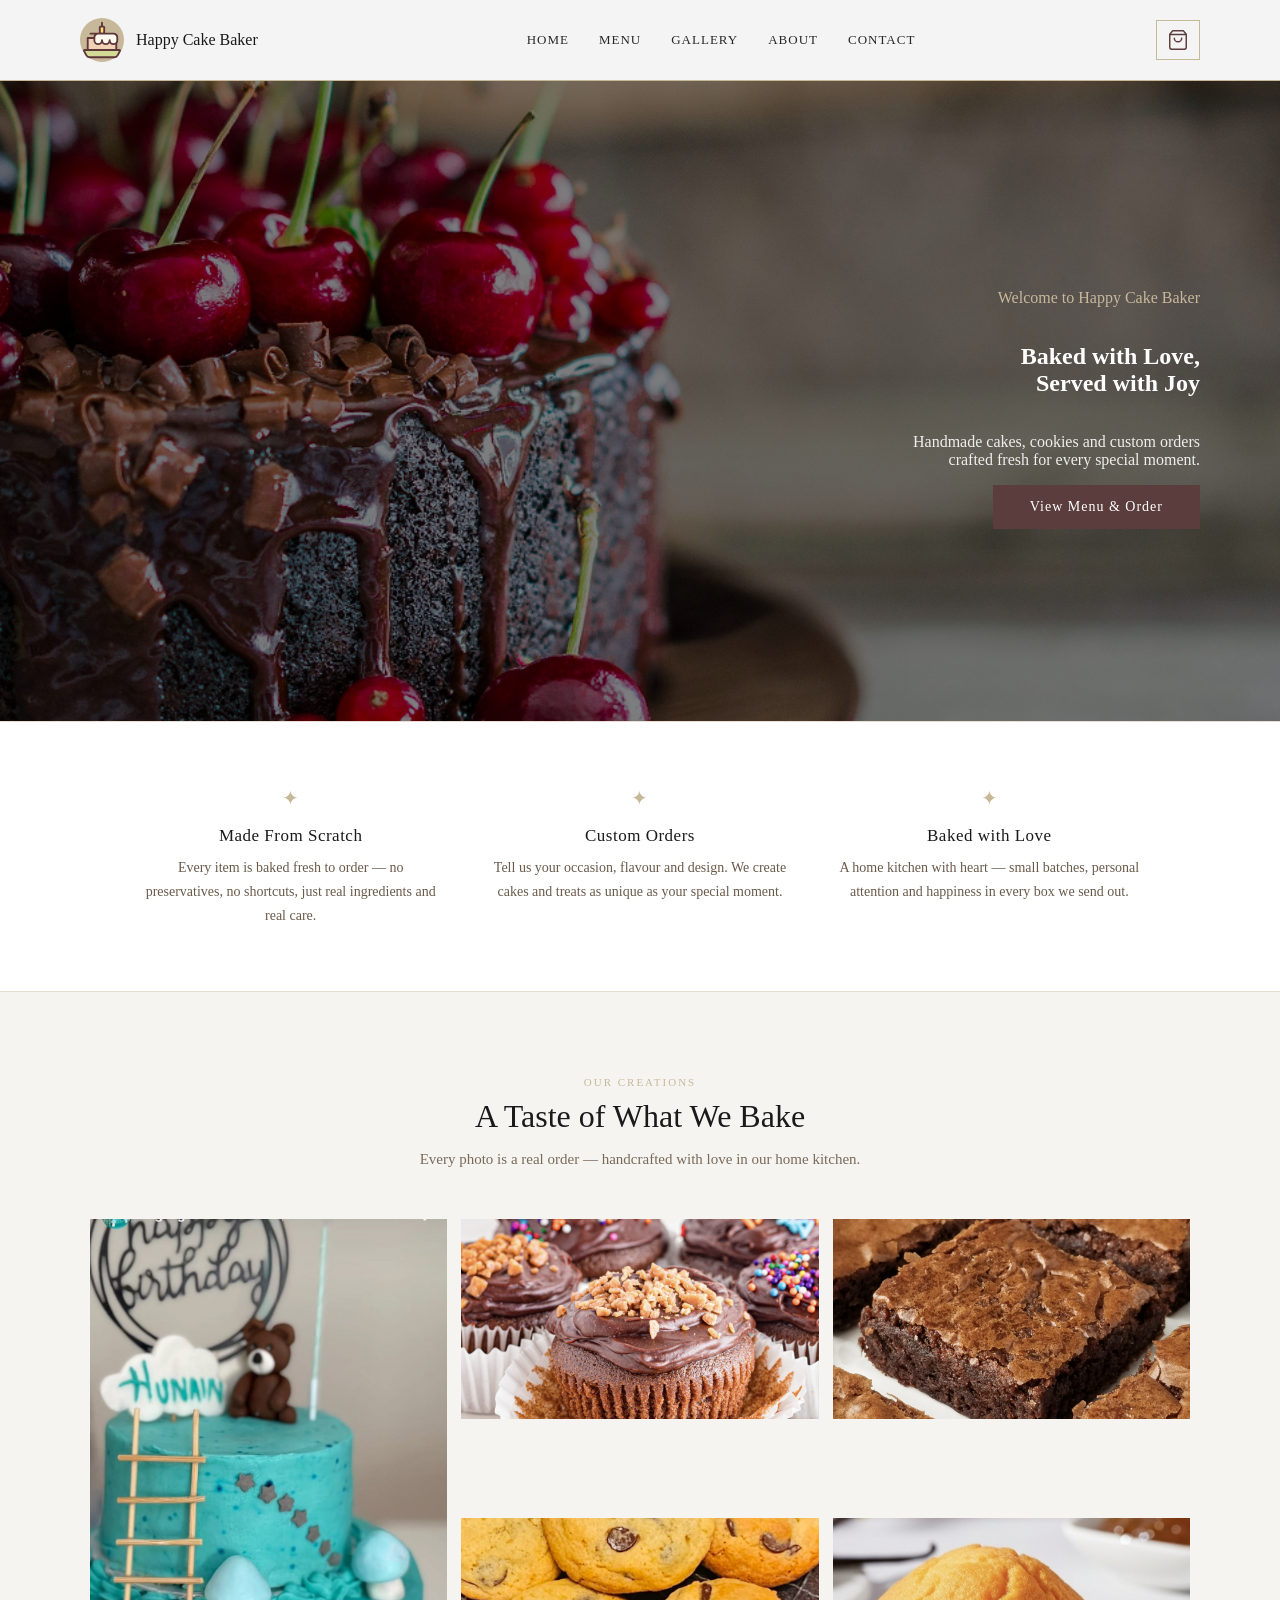
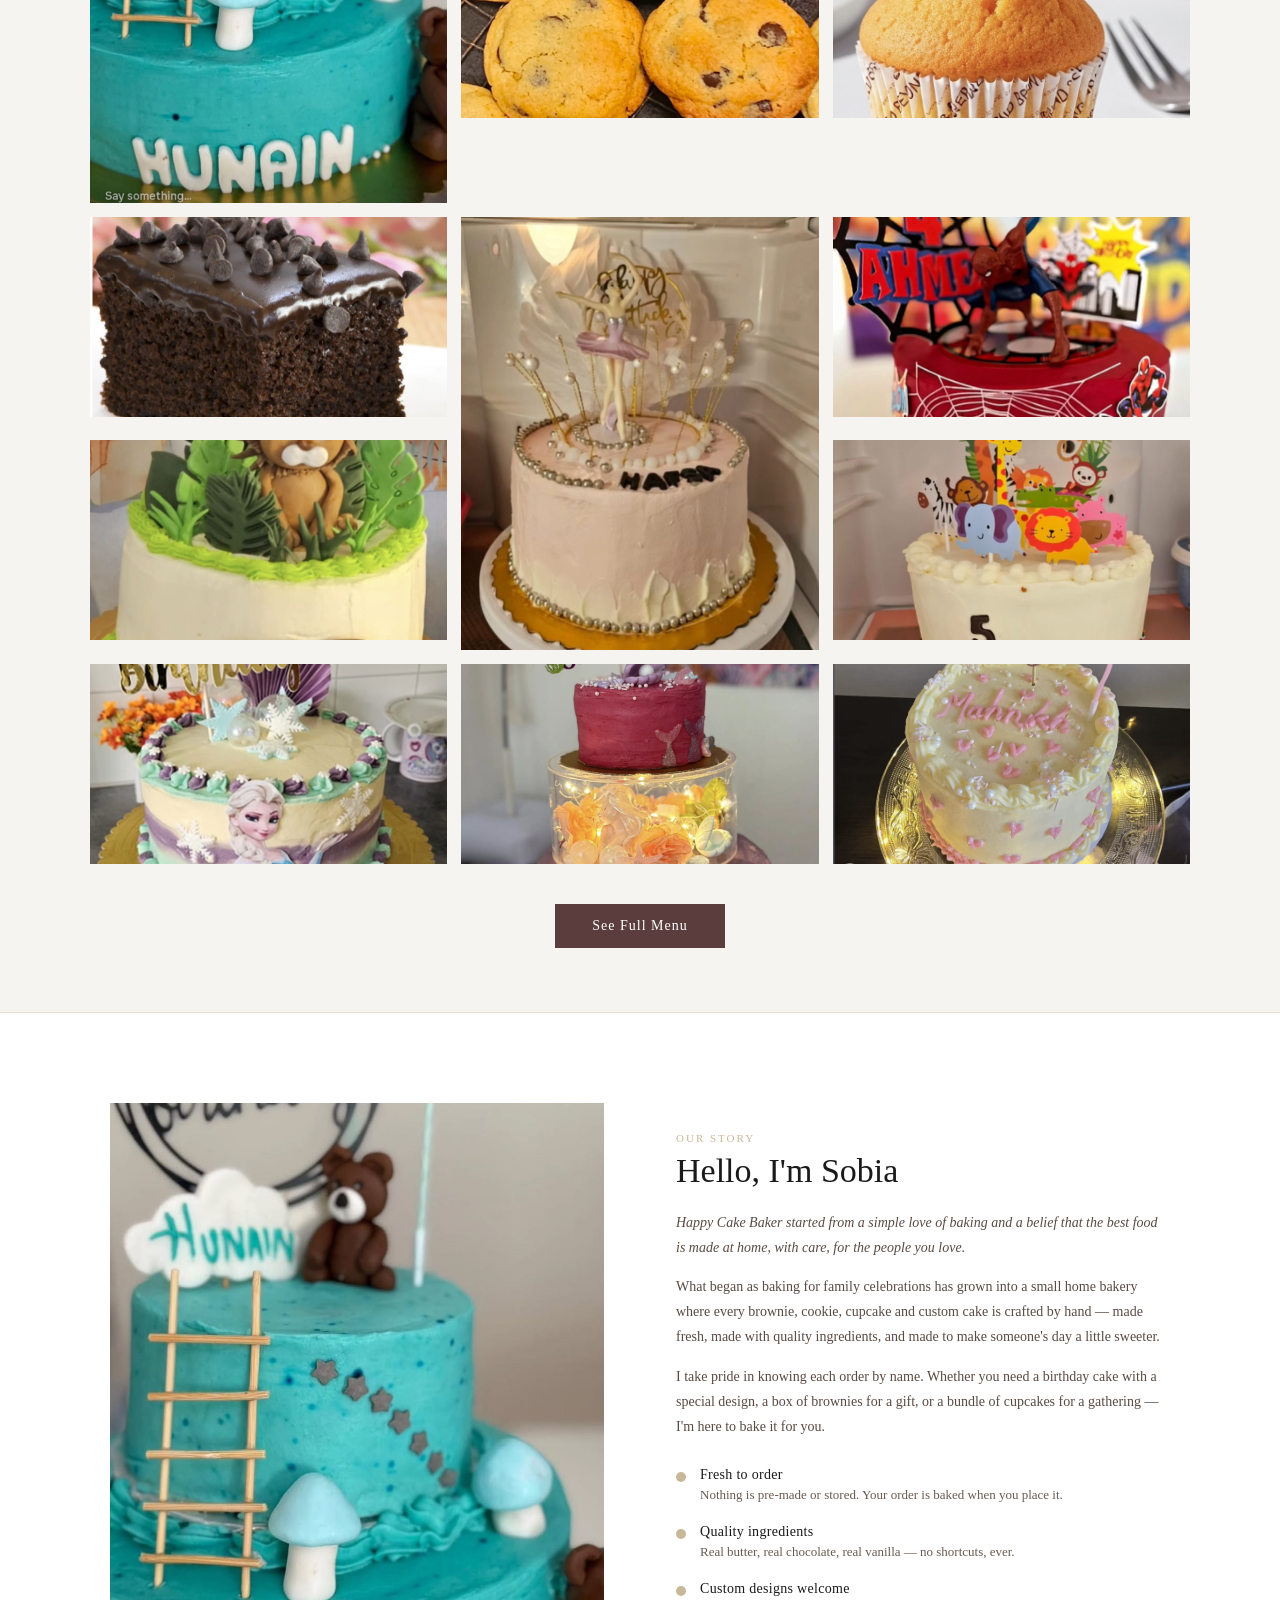
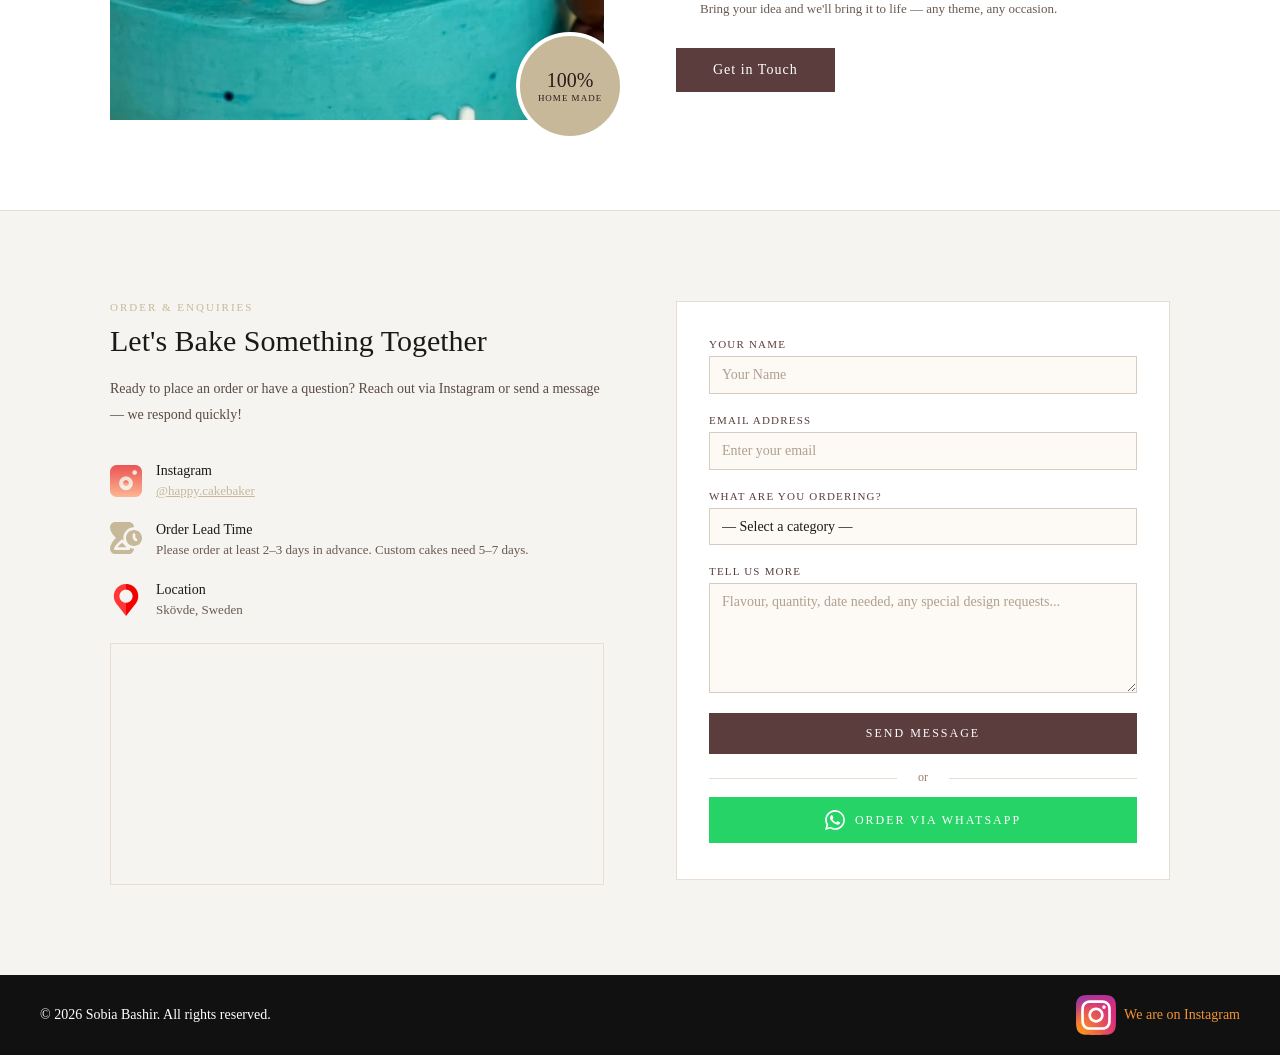
<file: index.html>
<!DOCTYPE html>
<html lang="en">
<head>
  <meta charset="UTF-8" />
  <meta name="viewport" content="width=device-width, initial-scale=1.0" />
  <title>Happy Cake Baker</title>
  <link rel="stylesheet" href="stylesheetBake.css" />
  </head>
<body>

<!--------------- HEADER -------------------->
<header class="site-header">
  <div class="nav-container">
    <div class="logo">
      <div class="logo-icon">
        <svg class="cake-icon" xmlns="http://www.w3.org/2000/svg" viewBox="0 0 64 64">
          <line x1="32" x2="32" y1="10.62" y2="4.42" fill="none" stroke="#5f363a" stroke-linecap="round" stroke-linejoin="round" stroke-width="3"></line>
          <path fill="#ffdd7d" stroke="#5f363a" stroke-linecap="round" stroke-linejoin="round" stroke-width="3" d="M29.5,10.62h5a1,1,0,0,1,1,1V21.79h-7V11.62A1,1,0,0,1,29.5,10.62Z"></path>
          <path fill="#efd3b4" stroke="#5f363a" stroke-linecap="round" stroke-linejoin="round" stroke-width="3" d="M9.16,28.74H54.84V49.8a4,4,0,0,1-4,4H13.16a4,4,0,0,1-4-4V28.74Z"></path>
          <path fill="#fffaf0" stroke="#5f363a" stroke-linecap="round" stroke-linejoin="round" stroke-width="3" d="M13.63,21.79H50.38a6.12,6.12,0,0,1,6.12,6.12v4.55a6.13,6.13,0,0,1-6.12,6.13 6.13,6.13,0,0,1-6.13-6.13 6.13,6.13,0,0,1-6.12,6.13 6.13,6.13,0,0,1-6.13-6.13 6.13,6.13,0,0,1-6.12,6.13 6.13,6.13,0,0,1-6.13-6.13V27.91a6.12,6.12,0,0,1,6.13-6.12Z"></path>
          <path fill="#d2da95" stroke="#5f363a" stroke-linecap="round" stroke-linejoin="round" stroke-width="3" d="M51.91,59.58H12.09a6,6,0,0,1-5.34-3.27L3.24,49.46A1,1,0,0,1,4.13,48H59.87a1,1,0,0,1,.89,1.45l-3.5,6.85A6,6,0,0,1,51.91,59.58Z"></path>
        </svg>
      </div>
      <div class="logo-text-wrapper">
        <span class="logo-text">Happy Cake Baker</span>
      </div>
    </div>
    <nav class="main-nav">
      <a href="#home">Home</a>
      <a href="menu.html">Menu</a>
      <a href="#gallery">Gallery</a>
      <a href="#about">About</a>
      <a href="#contact">Contact</a>
    </nav>
    <!-- Cart Toggle Button -->
    <button class="cart-toggle-btn" id="cartToggleBtn" aria-label="Open cart">
      <svg xmlns="http://www.w3.org/2000/svg" width="22" height="22" viewBox="0 0 24 24" fill="none" stroke="currentColor" stroke-width="1.6" stroke-linecap="round" stroke-linejoin="round">
        <path d="M6 2L3 6v14a2 2 0 002 2h14a2 2 0 002-2V6l-3-4z"/>
        <line x1="3" y1="6" x2="21" y2="6"/>
        <path d="M16 10a4 4 0 01-8 0"/>
      </svg>
      <span class="cart-count" id="cartCount" style="display:none;">0</span>
    </button>
  </div>
</header>
<!-- added drawer here to access card via main page -->
 <div class="cart-overlay" id="cartOverlay"></div>
<aside class="cart-drawer" id="cartDrawer">
  <div class="cart-drawer-header">
    <h2>Your Basket</h2>
    <button class="cart-close-btn" id="cartCloseBtn">✕</button>
  </div>
  <div class="cart-items" id="cartItems">
    <div class="cart-empty" id="cartEmpty">
      <svg xmlns="http://www.w3.org/2000/svg" width="48" height="48" viewBox="0 0 24 24" fill="none" stroke="#c8b89a" stroke-width="1.2" stroke-linecap="round" stroke-linejoin="round">
        <path d="M6 2L3 6v14a2 2 0 002 2h14a2 2 0 002-2V6l-3-4z"/>
        <line x1="3" y1="6" x2="21" y2="6"/>
        <path d="M16 10a4 4 0 01-8 0"/>
      </svg>
      <p>Your basket is empty</p>
      <span>Add items from the menu below</span>
      <a href="menu.html" class="cart-checkout-btn" style="margin-top:16px;">Browse Menu</a>
    </div>
  </div>
  <div class="cart-footer" id="cartFooter" style="display:none;">
    <div class="cart-total-row">
      <span>Total</span>
      <span class="cart-total-amount" id="cartTotalAmount">0 kr</span>
    </div>
    <p class="cart-note">This is an estimate. Final price confirmed on order.</p>
    <button class="cart-checkout-btn" id="whatsappOrderBtn">Send Order via WhatsApp</button>
    <a href="menu.html" class="cart-clear-btn" style="text-align:center; display:block; margin-top:8px;">Add more items</a>
  </div>
</aside>


<!--------------- HERO ------------------>
<section class="hero" id="home">
  <div class="hero-content">
    <p class="hero-welcome">Welcome to Happy Cake Baker</p>
    <h1>Baked with Love,<br />Served with Joy</h1>
    <p class="hero-tagline">
      Handmade cakes, cookies and custom orders<br>
      crafted fresh for every special moment.
    </p>
    <div class="hero-buttons">
      <a href="menu.html" class="btn-primary">View Menu &amp; Order</a>
    </div>
  </div>
</section>

<!------ WHY US — I use three pillars gor about ------>
<section class="pillars-section">
  <div class="pillars-inner">
    <div class="pillar">
      <div class="pillar-icon">✦</div>
      <h3>Made From Scratch</h3>
      <p>Every item is baked fresh to order — no preservatives, no shortcuts, just real ingredients and real care.</p>
    </div>
    <div class="pillar">
      <div class="pillar-icon">✦</div>
      <h3>Custom Orders</h3>
      <p>Tell us your occasion, flavour and design. We create cakes and treats as unique as your special moment.</p>
    </div>
    <div class="pillar">
      <div class="pillar-icon">✦</div>
      <h3>Baked with Love</h3>
      <p>A home kitchen with heart — small batches, personal attention and happiness in every box we send out.</p>
    </div>
  </div>
</section>

<!------------------------ GALLERY ------------------------>
<section class="gallery-section" id="gallery">
  <div class="section-header">
    <span class="section-tag">Our Creations</span>
    <h2>A Taste of What We Bake</h2>
    <p class="section-sub">Every photo is a real order — handcrafted with love in our home kitchen.</p>
  </div>

  <div class="gallery-grid">

    <!-- 1 -->
    <div class="gallery-item gallery-item--tall">
      <a href="#lb-customcake">
        <img src="images/customcake.webp" alt="Custom birthday cake" class="gallery-img">
        <div class="gallery-overlay"><span>Custom Celebration Cake</span></div>
      </a>
    </div>
    <!-- 2 -->
    <div class="gallery-item">
      <a href="#lb-chococupcake">
        <img src="images/cupcakechocolate.webp" alt="Chocolate cupcakes" class="gallery-img">
        <div class="gallery-overlay"><span>Chocolate Cupcakes</span></div>
      </a>
    </div>
    <!-- 3 -->
    <div class="gallery-item">
      <a href="#lb-fudge">
        <img src="images/fudge.webp" alt="Fudge brownies" class="gallery-img">
        <div class="gallery-overlay"><span>Fudge Brownies</span></div>
      </a>
    </div>
    <!-- 4 -->
    <div class="gallery-item">
      <a href="#lb-cookies">
        <img src="images/chocochipcookies.webp" alt="Chocolate chip cookies" class="gallery-img">
        <div class="gallery-overlay"><span>Choc Chip Cookies</span></div>
      </a>
    </div>
    <!-- 5 -->
    <div class="gallery-item">
      <a href="#lb-vanilla">
        <img src="images/vanilacupcake.webp" alt="Vanilla cupcakes" class="gallery-img">
        <div class="gallery-overlay"><span>Vanilla Cupcakes</span></div>
      </a>
    </div>
    <!-- 6 -->
    <div class="gallery-item">
      <a href="#lb-cakey">
        <img src="images/cakybrowni.webp" alt="Cakey brownies" class="gallery-img">
        <div class="gallery-overlay"><span>Cakey Brownies</span></div>
      </a>
    </div>
    <!-- 7 -->
    <div class="gallery-item gallery-item--tall">
      <a href="#lb-mermaid">
        <img src="images/marmaid.WebP" alt="Mermaid theme cake" class="gallery-img">
        <div class="gallery-overlay"><span>Mermaid Theme Cake</span></div>
      </a>
    </div>
    <!-- 8 -->
    <div class="gallery-item">
      <a href="#lb-spiderman">
        <img src="images/spiderman.WebP" alt="Spiderman birthday cake" class="gallery-img">
        <div class="gallery-overlay"><span>Spiderman Birthday Cake</span></div>
      </a>
    </div>
    <!-- 9 -->
    <div class="gallery-item">
      <a href="#lb-shahir">
        <img src="images/shahirsCake.webP" alt="Jungle lion cake" class="gallery-img">
        <div class="gallery-overlay"><span>Jungle King Cake</span></div>
      </a>
    </div>
    <!-- 10 -->
    <div class="gallery-item">
      <a href="#lb-animal">
        <img src="images/animalTheme.webP" alt="Animal theme birthday cake" class="gallery-img">
        <div class="gallery-overlay"><span>Animal Theme Cake</span></div>
      </a>
    </div>
    <!-- 11 -->
    <div class="gallery-item">
      <a href="#lb-frozen">
        <img src="images/frozen.WebP" alt="Frozen Elsa birthday cake" class="gallery-img">
        <div class="gallery-overlay"><span>Frozen Theme Cake</span></div>
      </a>
    </div>
    <!-- 12 -->
    <div class="gallery-item">
      <a href="#lb-ballerina">
        <img src="images/fish.WebP" alt="Ballerina birthday cake" class="gallery-img">
        <div class="gallery-overlay"><span>Ballerina Cake</span></div>
      </a>
    </div>
    <!-- 13 -->
    <div class="gallery-item">
      <a href="#lb-buttercream">
        <img src="images/buttercream.WebP" alt="Buttercream birthday cake" class="gallery-img">
        <div class="gallery-overlay"><span>Buttercream Celebration Cake</span></div>
      </a>
    </div>

  </div>

  <div class="gallery-cta">
    <a href="menu.html" class="btn-primary">See Full Menu</a>
  </div>
</section>
<!-- ===================== LIGHTBOXES ===================== -->

<div class="lightbox" id="lb-customcake">
  <a href="#gallery" class="lb-close">✕</a>
  <div class="lb-card">
    <img src="images/customcake.webp" alt="Custom Celebration Cake">
    <div class="lb-info">
      <h3>Custom Celebration Cake</h3>
      <p>Handcrafted to your theme — fondant figures, personalised messages, any colour. Perfect for birthdays and every special occasion.</p>
    </div>
  </div>
</div>

<div class="lightbox" id="lb-chococupcake">
  <a href="#gallery" class="lb-close">✕</a>
  <div class="lb-card">
    <img src="images/cupcakechocolate.webp" alt="Chocolate Cupcakes">
    <div class="lb-info">
      <h3>Chocolate Cupcakes</h3>
      <p>Moist chocolate sponge with silky ganache frosting. Sold in bundles of 4 — perfect for sharing at any gathering.</p>
    </div>
  </div>
</div>

<div class="lightbox" id="lb-fudge">
  <a href="#gallery" class="lb-close">✕</a>
  <div class="lb-card">
    <img src="images/fudge.webp" alt="Fudge Brownies">
    <div class="lb-info">
      <h3>Fudge Brownies</h3>
      <p>Dense, fudgy centre with a classic crinkle top. Pure chocolate indulgence — our bestseller and a crowd favourite every time.</p>
    </div>
  </div>
</div>

<div class="lightbox" id="lb-cookies">
  <a href="#gallery" class="lb-close">✕</a>
  <div class="lb-card">
    <img src="images/chocochipcookies.webp" alt="Choc Chip Cookies">
    <div class="lb-info">
      <h3>Choc Chip Cookies</h3>
      <p>Golden, chewy cookies packed with melted chocolate chips. Freshly baked and utterly irresistible — only 5 kr each.</p>
    </div>
  </div>
</div>

<div class="lightbox" id="lb-vanilla">
  <a href="#gallery" class="lb-close">✕</a>
  <div class="lb-card">
    <img src="images/vanilacupcake.webp" alt="Vanilla Cupcakes">
    <div class="lb-info">
      <h3>Vanilla Cupcakes</h3>
      <p>Light, golden vanilla sponge with a soft domed top. Simple, buttery and perfectly sweet. Available in bundles of 4.</p>
    </div>
  </div>
</div>

<div class="lightbox" id="lb-cakey">
  <a href="#gallery" class="lb-close">✕</a>
  <div class="lb-card">
    <img src="images/cakybrowni.webp" alt="Cakey Brownies">
    <div class="lb-info">
      <h3>Cakey Brownies</h3>
      <p>Lighter and more cake-like texture, topped with rich chocolate ganache. A softer twist on the classic brownie.</p>
    </div>
  </div>
</div>

<div class="lightbox" id="lb-mermaid">
  <a href="#gallery" class="lb-close">✕</a>
  <div class="lb-card">
    <img src="images/marmaid.WebP" alt="Mermaid Theme Cake">
    <div class="lb-info">
      <h3>Mermaid Theme Cake</h3>
      <p>A magical two-tier mermaid cake with glowing fairy lights inside, purple buttercream and handcrafted sea decorations. A real showstopper!</p>
    </div>
  </div>
</div>

<div class="lightbox" id="lb-spiderman">
  <a href="#gallery" class="lb-close">✕</a>
  <div class="lb-card">
    <img src="images/spiderman.WebP" alt="Spiderman Birthday Cake">
    <div class="lb-info">
      <h3>Spiderman Birthday Cake</h3>
      <p>A bold red cake decorated with spider webs and a Spiderman figurine topper — perfect for little superheroes turning 4!</p>
    </div>
  </div>
</div>

<div class="lightbox" id="lb-shahir">
  <a href="#gallery" class="lb-close">✕</a>
  <div class="lb-card">
    <img src="images/shahirsCake.webP" alt="Jungle King Cake">
    <div class="lb-info">
      <h3>Jungle King Cake — Shahir</h3>
      <p>A jungle safari cake with a fondant lion king topper surrounded by tropical leaves. Made with love for Shahir's special day.</p>
    </div>
  </div>
</div>

<div class="lightbox" id="lb-animal">
  <a href="#gallery" class="lb-close">✕</a>
  <div class="lb-card">
    <img src="images/animalTheme.webP" alt="Animal Theme Cake">
    <div class="lb-info">
      <h3>Animal Theme Birthday Cake</h3>
      <p>A cheerful animal-themed cake with a colourful topper featuring a giraffe, elephant, lion and friends. Great for little ones turning 5!</p>
    </div>
  </div>
</div>

<div class="lightbox" id="lb-frozen">
  <a href="#gallery" class="lb-close">✕</a>
  <div class="lb-card">
    <img src="images/frozen.WebP" alt="Frozen Theme Cake">
    <div class="lb-info">
      <h3>Frozen Theme Cake — Minha</h3>
      <p>An Elsa-inspired cake with purple and mint buttercream, snowflake decorations and a golden Happy Birthday topper. Made for Minha!</p>
    </div>
  </div>
</div>

<div class="lightbox" id="lb-ballerina">
  <a href="#gallery" class="lb-close">✕</a>
  <div class="lb-card">
    <img src="images/fish.WebP" alt="Ballerina Cake">
    <div class="lb-info">
      <h3>Ballerina Cake</h3>
      <p>A delicate pink buttercream cake with a ballerina figurine, pearl beading and golden wire details. Elegant and graceful.</p>
    </div>
  </div>
</div>

<div class="lightbox" id="lb-buttercream">
  <a href="#gallery" class="lb-close">✕</a>
  <div class="lb-card">
    <img src="images/buttercream.WebP" alt="Buttercream Celebration Cake">
    <div class="lb-info">
      <h3>Buttercream Celebration Cake</h3>
      <p>A gorgeous pastel yellow buttercream cake piped with pink hearts and sprinkles, with a personalised name written in icing. So sweet!</p>
    </div>
  </div>
</div>

<!--------------------------ABOUT ------------------------------>
<section class="about-section" id="about">
  <div class="about-inner">

    <!-- Left: image -->
    <div class="about-img-wrap">
      <img src="images/customcake.webp" alt="Happy Cake Baker — our work" class="about-img">
      <div class="about-img-badge">
        <span class="badge-number">100%</span>
        <span class="badge-label">Home Made</span>
      </div>
    </div>

    <!-- About story -->
    <div class="about-text">
      <span class="section-tag">Our Story</span>
      <h2>Hello, I'm Sobia</h2>
      <p class="about-lead">
        Happy Cake Baker started from a simple love of baking and a belief that the best food is made at home, with care, for the people you love.
      </p>
      <p>
        What began as baking for family celebrations has grown into a small home bakery where every brownie, cookie, cupcake and custom cake is crafted by hand — made fresh, made with quality ingredients, and made to make someone's day a little sweeter.
      </p>
      <p>
        I take pride in knowing each order by name. Whether you need a birthday cake with a special design, a box of brownies for a gift, or a bundle of cupcakes for a gathering — I'm here to bake it for you.
      </p>

      <div class="about-values">
        <div class="about-value">
          <span class="value-dot"></span>
          <div>
            <strong>Fresh to order</strong>
            <p>Nothing is pre-made or stored. Your order is baked when you place it.</p>
          </div>
        </div>
        <div class="about-value">
          <span class="value-dot"></span>
          <div>
            <strong>Quality ingredients</strong>
            <p>Real butter, real chocolate, real vanilla — no shortcuts, ever.</p>
          </div>
        </div>
        <div class="about-value">
          <span class="value-dot"></span>
          <div>
            <strong>Custom designs welcome</strong>
            <p>Bring your idea and we'll bring it to life — any theme, any occasion.</p>
          </div>
        </div>
      </div>

      <a href="#contact" class="btn-primary" style="display:inline-block; margin-top:28px;">Get in Touch</a>
    </div>

  </div>
</section>

<!--------------------------- CONTACT ------------------->
<section class="contact-section" id="contact">
  <div class="contact-inner">

    <div class="contact-info">
      <span class="section-tag">Order &amp; Enquiries</span>
      <h2>Let's Bake Something Together</h2>
      <p class="contact-lead">Ready to place an order or have a question? Reach out via Instagram or send a message — we respond quickly!</p>
      <div class="contact-methods">

  <!-- Instagram -->
  <div class="contact-method">
    <span class="contact-icon">
      <img src="images/camera.png" alt="Instagram" class="method-icon-img">
    </span>
    <div>
      <strong>Instagram</strong>
      <p><a href="https://www.instagram.com/happy.cakebaker" target="_blank">@happy.cakebaker</a></p>
    </div>
  </div>

  <!-- Order Lead Time -->
  <div class="contact-method">
    <svg class="method-icon-svg" xmlns="http://www.w3.org/2000/svg" viewBox="0 0 24 24">
      <path d="m14.782,19.319c.979.432,2.059.677,3.196.68.006.947-.31,1.873-.94,2.605-.765.888-1.874,1.396-3.044,1.396H4.004c-1.17,0-2.279-.51-3.043-1.398-.753-.874-1.087-2.024-.917-3.157.406-2.699,1.885-5.198,4.401-7.444C1.928,9.754.449,7.255.043,4.556c-.17-1.133.165-2.283.917-3.157C1.725.51,2.834,0,4.004,0h9.99c1.17,0,2.279.508,3.044,1.396.63.731.946,1.658.94,2.605-4.401.012-7.978,3.595-7.978,7.999,0,.656.088,1.29.238,1.901l-.612-.488c-.365-.29-.88-.29-1.245-.002l-.704.559c-1.557,1.231-3.619,3.212-4.605,5.656-.125.309-.087.658.098.934.186.275.497.44.829.44h10c.333,0,.644-.164.829-.44.186-.275.223-.626.098-.934-.042-.105-.097-.203-.143-.306Zm9.218-7.319c0,3.309-2.691,6-6,6s-6-2.691-6-6,2.691-6,6-6,6,2.691,6,6Zm-3.793.793l-1.207-1.207v-2.086c0-.552-.448-1-1-1s-1,.448-1,1v2.5c0,.265.105.52.293.707l1.5,1.5c.195.195.451.293.707.293s.512-.098.707-.293c.391-.391.391-1.023,0-1.414Zm-14.561,6.206h6.702c-.924-1.429-2.299-2.691-3.348-3.527-1.047.828-2.432,2.095-3.354,3.527Z"/>
    </svg>
    <div>
      <strong>Order Lead Time</strong>
      <p>Please order at least 2–3 days in advance. Custom cakes need 5–7 days.</p>
    </div>
  </div>

  <!-- Location -->
  <div class="contact-method">
    <span class="contact-icon">
      <img src="images/pin.png" alt="Location" class="method-icon-img">
    </span>
    <div>
      <strong>Location</strong>
      <p>Skövde, Sweden</p>
    </div>
  </div>

</div>
      
       <div class="map-wrap">
        <iframe
          src="https://www.google.com/maps/embed?pb=!1m18!1m12!1m3!1d2091.0136301219804!2d13.863267392228236!3d58.39317020758567!2m3!1f0!2f0!3f0!3m2!1i1024!2i768!4f13.1!3m3!1m2!1s0x465b022c03a785a1%3A0xd55b81f96eedea52!2sSven%20Bergmans%20v%C3%A4g%207D%2C%20541%2035%20Sk%C3%B6vde!5e0!3m2!1sen!2sse!4v1777906168073!5m2!1sen!2sse"
          width="100%"
          height="240"
          style="border:0;"
          allowfullscreen=""
          loading="lazy"
          referrerpolicy="no-referrer-when-downgrade">
        </iframe>
      </div>
    </div>

    <!-------------------- Contact form -------------------------->
    <div class="contact-form-wrap">
      <form class="contact-form" action="https://formspree.io/f/mzzpbadg" method="POST">
        <div class="form-group">
          <label for="cf-name">Your Name</label>
          <input type="text" id="cf-name" name="name" placeholder="Your Name" required>
        </div>
        <div class="form-group">
          <label for="cf-email">Email Address</label>
          <input type="email" id="cf-email" name="email" placeholder="Enter your email" required>
        </div>
        <div class="form-group">
          <label for="cf-subject">What are you ordering?</label>
          <select id="cf-subject" name="subject">
            <option value="">— Select a category —</option>
            <option>Brownies</option>
            <option>Cupcakes</option>
            <option>Cookies</option>
            <option>Custom Celebration Cake</option>
            <option>Mixed / Gift Box</option>
            <option>Just a question</option>
          </select>
        </div>
        <div class="form-group">
          <label for="cf-message">Tell us more</label>
          <textarea id="cf-message" name="message" rows="5" placeholder="Flavour, quantity, date needed, any special design requests..."></textarea>
        </div>
        <button type="submit" class="submit-btn">Send Message</button>
      </form>
       <div class="or-divider">
         <span>or</span>
       </div>
        <a href="https://wa.me/46739818941?text=Hi%20Happy%20Cake%20Baker!%20%F0%9F%8E%82%0A%0AName%3A%20%0AOrder%3A%20%0AFlavour%3A%20%0AQuantity%3A%20%0ADate%20needed%3A%20%0ASpecial%20requests%3A%20"
         target="_blank"
         class="whatsapp-btn">
         <svg xmlns="http://www.w3.org/2000/svg" width="20" height="20" viewBox="0 0 24 24" fill="#ffffff">
         <path d="M17.472 14.382c-.297-.149-1.758-.867-2.03-.967-.273-.099-.471-.148-.67.15-.197.297-.767.966-.94 1.164-.173.199-.347.223-.644.075-.297-.15-1.255-.463-2.39-1.475-.883-.788-1.48-1.761-1.653-2.059-.173-.297-.018-.458.13-.606.134-.133.298-.347.446-.52.149-.174.198-.298.298-.497.099-.198.05-.371-.025-.52-.075-.149-.669-1.612-.916-2.207-.242-.579-.487-.5-.669-.51-.173-.008-.371-.01-.57-.01-.198 0-.52.074-.792.372-.272.297-1.04 1.016-1.04 2.479 0 1.462 1.065 2.875 1.213 3.074.149.198 2.096 3.2 5.077 4.487.709.306 1.262.489 1.694.625.712.227 1.36.195 1.871.118.571-.085 1.758-.719 2.006-1.413.248-.694.248-1.289.173-1.413-.074-.124-.272-.198-.57-.347m-5.421 7.403h-.004a9.87 9.87 0 01-5.031-1.378l-.361-.214-3.741.982.998-3.648-.235-.374a9.86 9.86 0 01-1.51-5.26c.001-5.45 4.436-9.884 9.888-9.884 2.64 0 5.122 1.03 6.988 2.898a9.825 9.825 0 012.893 6.994c-.003 5.45-4.437 9.884-9.885 9.884m8.413-18.297A11.815 11.815 0 0012.05 0C5.495 0 .16 5.335.157 11.892c0 2.096.547 4.142 1.588 5.945L.057 24l6.305-1.654a11.882 11.882 0 005.683 1.448h.005c6.554 0 11.89-5.335 11.893-11.893a11.821 11.821 0 00-3.48-8.413z"/>
         </svg>
          Order via WhatsApp
        </a>
    </div>    

  </div>
</section>

<!---------------------------- FOOTER -------------------------->
<footer class="BakerSiteFooter">
  <div class="footer-container">
    <p class="footer-copy">© 2026 Sobia Bashir. All rights reserved.</p>
    <div class="instagram-icon">
      <svg class="inst-icon" width="800px" height="800px" viewBox="0 0 3364.7 3364.7" xmlns="http://www.w3.org/2000/svg">
        <defs>
          <radialGradient id="0" cx="217.76" cy="3290.99" r="4271.92" gradientUnits="userSpaceOnUse">
            <stop offset=".09" stop-color="#fa8f21"/><stop offset=".78" stop-color="#d82d7e"/>
          </radialGradient>
          <radialGradient id="1" cx="2330.61" cy="3182.95" r="3759.33" gradientUnits="userSpaceOnUse">
            <stop offset=".64" stop-color="#8c3aaa" stop-opacity="0"/>
            <stop offset="1" stop-color="#8c3aaa"/>
          </radialGradient>
        </defs>
        <path d="M853.2,3352.8c-200.1-9.1-308.8-42.4-381.1-70.6-95.8-37.3-164.1-81.7-236-153.5S119.7,2988.6,82.6,2892.8c-28.2-72.3-61.5-181-70.6-381.1C2,2295.4,0,2230.5,0,1682.5s2.2-612.8,11.9-829.3C21,653.1,54.5,544.6,82.5,472.1,119.8,376.3,164.3,308,236,236c71.8-71.8,140.1-116.4,236-153.5C544.3,54.3,653,21,853.1,11.9,1069.5,2,1134.5,0,1682.3,0c548,0,612.8,2.2,829.3,11.9,200.1,9.1,308.6,42.6,381.1,70.6,95.8,37.1,164.1,81.7,236,153.5s116.2,140.2,153.5,236c28.2,72.3,61.5,181,70.6,381.1,9.9,216.5,11.9,281.3,11.9,829.3,0,547.8-2,612.8-11.9,829.3-9.1,200.1-42.6,308.8-70.6,381.1-37.3,95.8-81.7,164.1-153.5,235.9s-140.2,116.2-236,153.5c-72.3,28.2-181,61.5-381.1,70.6-216.3,9.9-281.3,11.9-829.3,11.9-547.8,0-612.8-1.9-829.1-11.9" fill="url(#0)"/>
        <path d="M853.2,3352.8c-200.1-9.1-308.8-42.4-381.1-70.6-95.8-37.3-164.1-81.7-236-153.5S119.7,2988.6,82.6,2892.8c-28.2-72.3-61.5-181-70.6-381.1C2,2295.4,0,2230.5,0,1682.5s2.2-612.8,11.9-829.3C21,653.1,54.5,544.6,82.5,472.1,119.8,376.3,164.3,308,236,236c71.8-71.8,140.1-116.4,236-153.5C544.3,54.3,653,21,853.1,11.9,1069.5,2,1134.5,0,1682.3,0c548,0,612.8,2.2,829.3,11.9,200.1,9.1,308.6,42.6,381.1,70.6,95.8,37.1,164.1,81.7,236,153.5s116.2,140.2,153.5,236c28.2,72.3,61.5,181,70.6,381.1,9.9,216.5,11.9,281.3,11.9,829.3,0,547.8-2,612.8-11.9,829.3-9.1,200.1-42.6,308.8-70.6,381.1-37.3,95.8-81.7,164.1-153.5,235.9s-140.2,116.2-236,153.5c-72.3,28.2-181,61.5-381.1,70.6-216.3,9.9-281.3,11.9-829.3,11.9-547.8,0-612.8-1.9-829.1-11.9" fill="url(#1)"/>
        <path d="M1269.25,1689.52c0-230.11,186.49-416.7,416.6-416.7s416.7,186.59,416.7,416.7-186.59,416.7-416.7,416.7-416.6-186.59-416.6-416.7m-225.26,0c0,354.5,287.36,641.86,641.86,641.86s641.86-287.36,641.86-641.86-287.36-641.86-641.86-641.86S1044,1335,1044,1689.52m1159.13-667.31a150,150,0,1,0,150.06-149.94h-0.06a150.07,150.07,0,0,0-150,149.94M1180.85,2707c-121.87-5.55-188.11-25.85-232.13-43-58.36-22.72-100-49.78-143.78-93.5s-70.88-85.32-93.5-143.68c-17.16-44-37.46-110.26-43-232.13-6.06-131.76-7.27-171.34-7.27-505.15s1.31-373.28,7.27-505.15c5.55-121.87,26-188,43-232.13,22.72-58.36,49.78-100,93.5-143.78s85.32-70.88,143.78-93.5c44-17.16,110.26-37.46,232.13-43,131.76-6.06,171.34-7.27,505-7.27S2059.13,666,2191,672c121.87,5.55,188,26,232.13,43,58.36,22.62,100,49.78,143.78,93.5s70.78,85.42,93.5,143.78c17.16,44,37.46,110.26,43,232.13,6.06,131.87,7.27,171.34,7.27,505.15s-1.21,373.28-7.27,505.15c-5.55,121.87-25.95,188.11-43,232.13-22.72,58.36-49.78,100-93.5,143.68s-85.42,70.78-143.78,93.5c-44,17.16-110.26,37.46-232.13,43-131.76,6.06-171.34,7.27-505.15,7.27s-373.28-1.21-505-7.27M1170.5,447.09c-133.07,6.06-224,27.16-303.41,58.06-82.19,31.91-151.86,74.72-221.43,144.18S533.39,788.47,501.48,870.76c-30.9,79.46-52,170.34-58.06,303.41-6.16,133.28-7.57,175.89-7.57,515.35s1.41,382.07,7.57,515.35c6.06,133.08,27.16,223.95,58.06,303.41,31.91,82.19,74.62,152,144.18,221.43s139.14,112.18,221.43,144.18c79.56,30.9,170.34,52,303.41,58.06,133.35,6.06,175.89,7.57,515.35,7.57s382.07-1.41,515.35-7.57c133.08-6.06,223.95-27.16,303.41-58.06,82.19-32,151.86-74.72,221.43-144.18s112.18-139.24,144.18-221.43c30.9-79.46,52.1-170.34,58.06-303.41,6.06-133.38,7.47-175.89,7.47-515.35s-1.41-382.07-7.47-515.35c-6.06-133.08-27.16-224-58.06-303.41-32-82.19-74.72-151.86-144.18-221.43S2586.8,537.06,2504.71,505.15c-79.56-30.9-170.44-52.1-303.41-58.06C2068,441,2025.41,439.52,1686,439.52s-382.1,1.41-515.45,7.57" fill="#ffffff"/>
      </svg>
      <a href="https://www.instagram.com/happy.cakebaker" target="_blank">We are on Instagram</a>
    </div>
  </div>
</footer>
<script>
  if (!sessionStorage.getItem('hcb_session')) {
    localStorage.removeItem('hcb_cart');
    sessionStorage.setItem('hcb_session', '1');
  }

  const cart = JSON.parse(localStorage.getItem('hcb_cart') || '{}');

  const cartCountEl  = document.getElementById('cartCount');
  const cartDrawer   = document.getElementById('cartDrawer');
  const cartOverlay  = document.getElementById('cartOverlay');
  const cartItemsEl  = document.getElementById('cartItems');
  const cartEmptyEl  = document.getElementById('cartEmpty');
  const cartFooterEl = document.getElementById('cartFooter');
  const cartTotalEl  = document.getElementById('cartTotalAmount');

  document.getElementById('cartToggleBtn').addEventListener('click', () => {
    cartDrawer.classList.add('cart-drawer--open');
    cartOverlay.classList.add('cart-overlay--visible');
  });
  function closeCart() {
    cartDrawer.classList.remove('cart-drawer--open');
    cartOverlay.classList.remove('cart-overlay--visible');
  }
  document.getElementById('cartCloseBtn').addEventListener('click', closeCart);
  cartOverlay.addEventListener('click', closeCart);

  function renderCart() {
    const keys = Object.keys(cart).filter(k => cart[k].qty > 0);
    cartItemsEl.querySelectorAll('.cart-line').forEach(el => el.remove());

    if (keys.length === 0) {
      cartEmptyEl.style.display = 'flex';
      cartFooterEl.style.display = 'none';
      cartCountEl.style.display = 'none';
      return;
    }

    cartEmptyEl.style.display = 'none';
    cartFooterEl.style.display = 'block';
    let total = 0;

    keys.forEach(key => {
      const item = cart[key];
      const lineTotal = item.price * item.qty;
      total += lineTotal;
      const line = document.createElement('div');
      line.className = 'cart-line';
      line.innerHTML = `
        <div class="cart-line-info">
          <span class="cart-line-name">${item.name}</span>
          <span class="cart-line-unit">${item.unit}</span>
        </div>
        <div class="cart-line-right">
          <span class="cart-line-qty">× ${item.qty}</span>
          <span class="cart-line-price">${lineTotal} kr</span>
        </div>`;
      cartItemsEl.appendChild(line);
    });

    const totalItems = keys.reduce((s, k) => s + cart[k].qty, 0);
    cartCountEl.textContent = totalItems;
    cartCountEl.style.display = 'flex';
    cartTotalEl.textContent = total + ' kr';
  }

  renderCart();
  document.getElementById('whatsappOrderBtn').addEventListener('click', () => {
  const keys = Object.keys(cart).filter(k => cart[k].qty > 0);
  if (keys.length === 0) return;

  let message = 'Hi Happy Cake Baker! 🎂\n\nI would like to place an order:\n\n';

  keys.forEach(key => {
    const item = cart[key];
    message += `• ${item.qty}x ${item.name} (${item.unit})\n`;
  });

  const total = keys.reduce((sum, k) => sum + cart[k].price * cart[k].qty, 0);
  message += `\nEstimated Total: ${total} kr`;
  message += '\n\nDate needed: \nSpecial requests: ';

  const encoded = encodeURIComponent(message);
  window.open(`https://wa.me/46739818941?text=${encoded}`, '_blank');
});

</script>
</body>
</html>
</file>
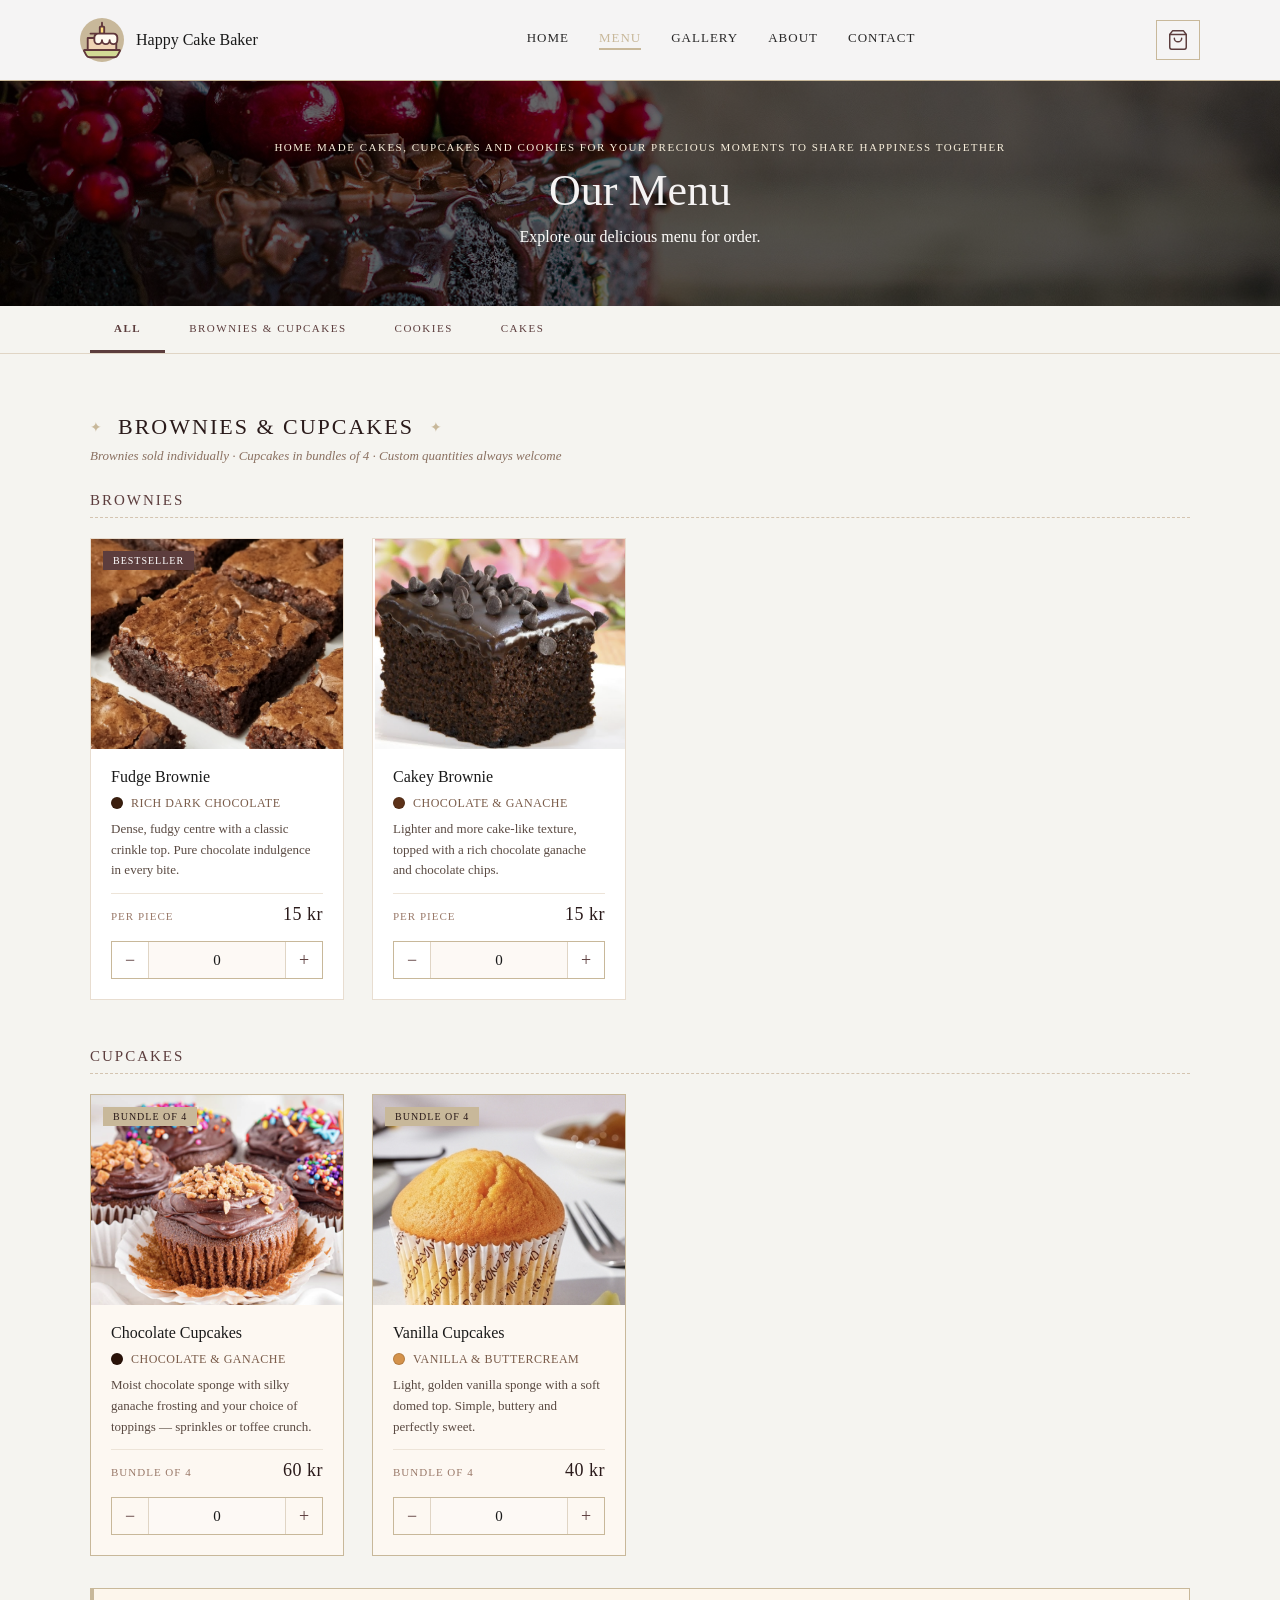
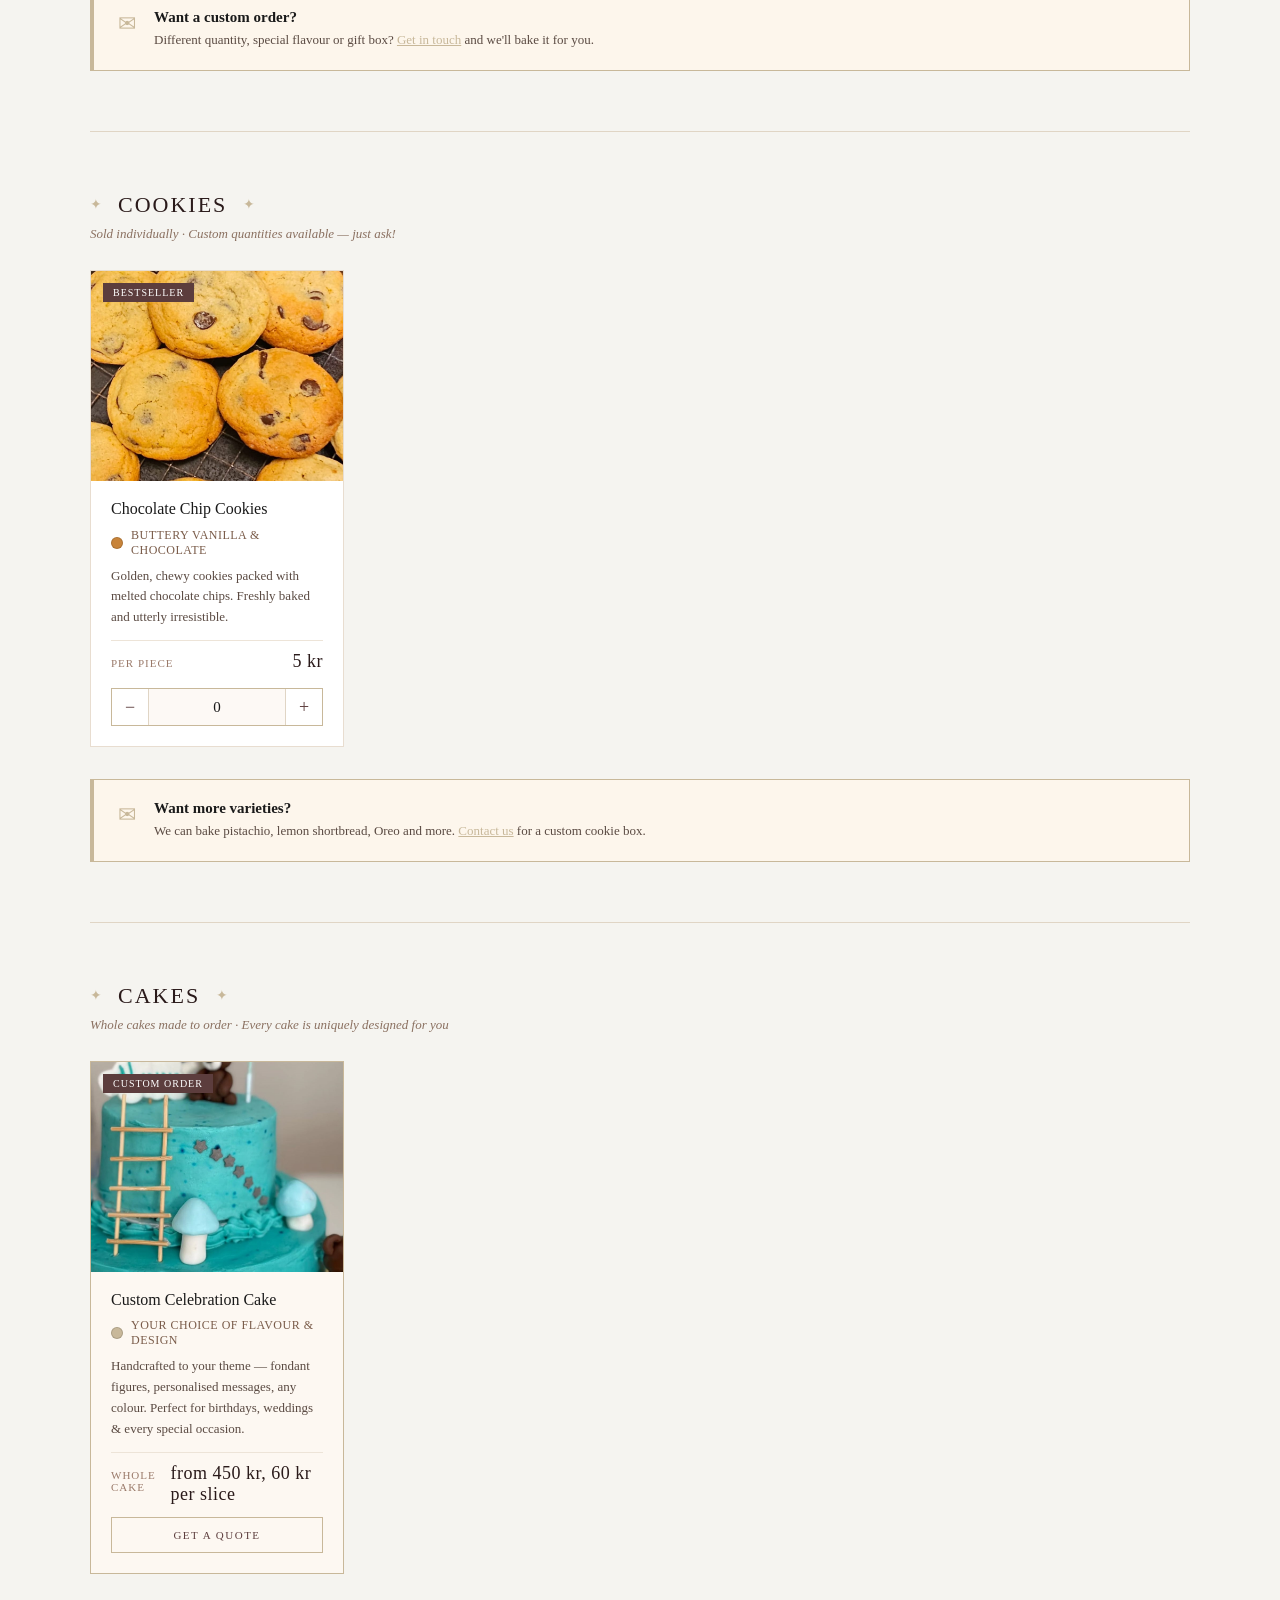
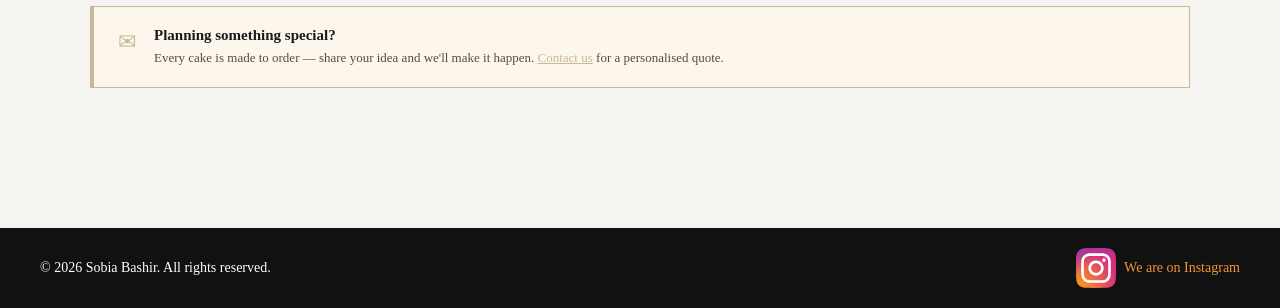
<file: menu.html>
<!DOCTYPE html>
<html lang="en">
<head>
  <meta charset="UTF-8" />
  <meta name="viewport" content="width=device-width, initial-scale=1.0" />
  <title>Happy Cake Baker – Menu</title>
  <link rel="stylesheet" href="stylesheetBake.css" />
</head>
<body>

<!-- ------ HEADER ------>
<header class="site-header">
  <div class="nav-container">
    <div class="logo">
      <div class="logo-icon">
        <svg class="cake-icon" xmlns="http://www.w3.org/2000/svg" viewBox="0 0 64 64">
          <line x1="32" x2="32" y1="10.62" y2="4.42" fill="none" stroke="#5f363a" stroke-linecap="round" stroke-linejoin="round" stroke-width="3"></line>
          <path fill="#ffdd7d" stroke="#5f363a" stroke-linecap="round" stroke-linejoin="round" stroke-width="3" d="M29.5,10.62h5a1,1,0,0,1,1,1V21.79h-7V11.62A1,1,0,0,1,29.5,10.62Z"></path>
          <path fill="#efd3b4" stroke="#5f363a" stroke-linecap="round" stroke-linejoin="round" stroke-width="3" d="M9.16,28.74H54.84V49.8a4,4,0,0,1-4,4H13.16a4,4,0,0,1-4-4V28.74Z"></path>
          <path fill="#fffaf0" stroke="#5f363a" stroke-linecap="round" stroke-linejoin="round" stroke-width="3" d="M13.63,21.79H50.38a6.12,6.12,0,0,1,6.12,6.12v4.55a6.13,6.13,0,0,1-6.12,6.13 6.13,6.13,0,0,1-6.13-6.13 6.13,6.13,0,0,1-6.12,6.13 6.13,6.13,0,0,1-6.13-6.13 6.13,6.13,0,0,1-6.12,6.13 6.13,6.13,0,0,1-6.13-6.13V27.91a6.12,6.12,0,0,1,6.13-6.12Z"></path>
          <path fill="#d2da95" stroke="#5f363a" stroke-linecap="round" stroke-linejoin="round" stroke-width="3" d="M51.91,59.58H12.09a6,6,0,0,1-5.34-3.27L3.24,49.46A1,1,0,0,1,4.13,48H59.87a1,1,0,0,1,.89,1.45l-3.5,6.85A6,6,0,0,1,51.91,59.58Z"></path>
        </svg>
      </div>
      <div class="logo-text-wrapper">
        <span class="logo-text">Happy Cake Baker</span>
      </div>
    </div>
    <nav class="main-nav">
       <a href="index.html">Home</a>
       <a href="menu.html" class="nav-active">Menu</a>
       <a href="index.html#gallery">Gallery</a>
       <a href="index.html#about">About</a>
       <a href="index.html#contact">Contact</a>
    </nav>
    <button class="cart-toggle-btn" id="cartToggleBtn" aria-label="Open cart">
      <svg xmlns="http://www.w3.org/2000/svg" width="22" height="22" viewBox="0 0 24 24" fill="none" stroke="currentColor" stroke-width="1.6" stroke-linecap="round" stroke-linejoin="round">
        <path d="M6 2L3 6v14a2 2 0 002 2h14a2 2 0 002-2V6l-3-4z"/>
        <line x1="3" y1="6" x2="21" y2="6"/>
        <path d="M16 10a4 4 0 01-8 0"/>
      </svg>
      <span class="cart-count" id="cartCount" style="display:none;">0</span>
    </button>
  </div>
</header>

<!-- cart drawer -->
<div class="cart-overlay" id="cartOverlay"></div>
<aside class="cart-drawer" id="cartDrawer">
  <div class="cart-drawer-header">
    <h2>Your Basket</h2>
    <button class="cart-close-btn" id="cartCloseBtn">✕</button>
  </div>
  <div class="cart-items" id="cartItems">
    <div class="cart-empty" id="cartEmpty">
      <svg xmlns="http://www.w3.org/2000/svg" width="48" height="48" viewBox="0 0 24 24" fill="none" stroke="#c8b89a" stroke-width="1.2" stroke-linecap="round" stroke-linejoin="round">
        <path d="M6 2L3 6v14a2 2 0 002 2h14a2 2 0 002-2V6l-3-4z"/>
        <line x1="3" y1="6" x2="21" y2="6"/>
        <path d="M16 10a4 4 0 01-8 0"/>
      </svg>
      <p>Your basket is empty</p>
      <span>Add items from the menu below</span>
    </div>
  </div>
  <div class="cart-footer" id="cartFooter" style="display:none;">
    <div class="cart-total-row">
      <span>Total</span>
      <span class="cart-total-amount" id="cartTotalAmount">0 kr</span>
    </div>
    <p class="cart-note">This is an estimate. Final price confirmed on order.</p>
    <a href="index.html#contact" class="cart-checkout-btn">Send Order Enquiry</a>
    <button class="cart-clear-btn" id="cartClearBtn">Clear basket</button>
  </div>
</aside>

<!----------- HERO --------->
<section class="shop-hero">
  <div class="shop-hero-inner">
    <p class="shop-hero-sub">Home made cakes, cupcakes and cookies for your precious moments to share happiness together</p>
    <h1 class="shop-hero-title">Our Menu</h1>
    <p class="shop-hero-tagline">Explore our delicious menu for order.</p>
  </div>
</section>

<!------- FILTER ------->
<div class="filter-section">
  <input type="radio" name="filter" id="all" checked>
  <input type="radio" name="filter" id="treats">
  <input type="radio" name="filter" id="cookies">
  <input type="radio" name="filter" id="cakes">

  <div class="filter-bar-wrap">
    <div class="filter-bar">
      <label for="all"     class="filter-btn">All</label>
      <label for="treats"  class="filter-btn">Brownies &amp; Cupcakes</label>
      <label for="cookies" class="filter-btn">Cookies</label>
      <label for="cakes"   class="filter-btn">Cakes</label>
    </div>
  </div>

  <main class="shop-main">

    <!--------- BROWNIES & CUPCAKES ------------------>
    <div class="category-block treats-block">
      <div class="section-label">
        <span class="section-label-icon">✦</span>
        <span class="section-label-text">Brownies &amp; Cupcakes</span>
        <span class="section-label-icon">✦</span>
      </div>
      <p class="section-note">Brownies sold individually · Cupcakes in bundles of 4 · Custom quantities always welcome</p>

      <h2 class="sub-heading">Brownies</h2>
      <div class="product-grid">

        <!-- Fudge Brownie -->
        <div class="product-card">
          <div class="product-img-wrap">
            <img src="images/fudge.webp" alt="Fudge Brownie" class="product-img">
            <span class="product-badge">Bestseller</span>
          </div>
          <div class="product-info">
            <h3 class="product-name">Fudge Brownie</h3>
            <p class="product-taste">
              <span class="taste-dot" style="background:#3b1f0e;"></span>Rich Dark Chocolate
            </p>
            <p class="product-desc">Dense, fudgy centre with a classic crinkle top. Pure chocolate indulgence in every bite.</p>
            <div class="product-footer">
              <span class="product-qty">per piece</span>
              <span class="product-price">15 kr</span>
            </div>
            <div class="cart-controls" data-name="Fudge Brownie" data-price="15" data-unit="per piece">
              <button class="qty-btn qty-minus">−</button>
              <span class="qty-display">0</span>
              <button class="qty-btn qty-plus">+</button>
            </div>
          </div>
        </div>

        <!-- Cakey Brownie -->
        <div class="product-card">
          <div class="product-img-wrap">
            <img src="images/cakybrowni.webp" alt="Cakey Brownie" class="product-img">
          </div>
          <div class="product-info">
            <h3 class="product-name">Cakey Brownie</h3>
            <p class="product-taste">
              <span class="taste-dot" style="background:#5c3118;"></span>Chocolate &amp; Ganache
            </p>
            <p class="product-desc">Lighter and more cake-like texture, topped with a rich chocolate ganache and chocolate chips.</p>
            <div class="product-footer">
              <span class="product-qty">per piece</span>
              <span class="product-price">15 kr</span>
            </div>
            <div class="cart-controls" data-name="Cakey Brownie" data-price="15" data-unit="per piece">
              <button class="qty-btn qty-minus">−</button>
              <span class="qty-display">0</span>
              <button class="qty-btn qty-plus">+</button>
            </div>
          </div>
        </div>

      </div><!-- end of brownie grid -->

      <h2 class="sub-heading" style="margin-top: 48px;">Cupcakes</h2>
      <div class="product-grid">

        <!-- Chocolate Cupcake -->
        <div class="product-card product-card--bundle">
          <div class="product-img-wrap">
            <img src="images/cupcakechocolate.webp" alt="Chocolate Cupcakes" class="product-img">
            <span class="product-badge badge--gold">Bundle of 4</span>
          </div>
          <div class="product-info">
            <h3 class="product-name">Chocolate Cupcakes</h3>
            <p class="product-taste">
              <span class="taste-dot" style="background:#2a1208;"></span>Chocolate &amp; Ganache
            </p>
            <p class="product-desc">Moist chocolate sponge with silky ganache frosting and your choice of toppings — sprinkles or toffee crunch.</p>
            <div class="product-footer">
              <span class="product-qty">bundle of 4</span>
              <span class="product-price">60 kr</span>
            </div>
            <div class="cart-controls" data-name="Chocolate Cupcakes" data-price="60" data-unit="bundle of 4">
              <button class="qty-btn qty-minus">−</button>
              <span class="qty-display">0</span>
              <button class="qty-btn qty-plus">+</button>
            </div>
          </div>
        </div>

        <!-- Vanilla Cupcake -->
        <div class="product-card product-card--bundle">
          <div class="product-img-wrap">
            <img src="images/vanilacupcake.webp" alt="Vanilla Cupcakes" class="product-img">
            <span class="product-badge badge--gold">Bundle of 4</span>
          </div>
          <div class="product-info">
            <h3 class="product-name">Vanilla Cupcakes</h3>
            <p class="product-taste">
              <span class="taste-dot" style="background:#d4924a;"></span>Vanilla &amp; Buttercream
            </p>
            <p class="product-desc">Light, golden vanilla sponge with a soft domed top. Simple, buttery and perfectly sweet.</p>
            <div class="product-footer">
              <span class="product-qty">bundle of 4</span>
              <span class="product-price">40 kr</span>
            </div>
            <div class="cart-controls" data-name="Vanilla Cupcakes" data-price="40" data-unit="bundle of 4">
              <button class="qty-btn qty-minus">−</button>
              <span class="qty-display">0</span>
              <button class="qty-btn qty-plus">+</button>
            </div>
          </div>
        </div>

      </div><!-- end of cupcake grid -->

      <div class="custom-order-banner">
        <span class="custom-icon">✉</span>
        <div>
          <strong>Want a custom order?</strong>
          <p>Different quantity, special flavour or gift box? <a href="index.html#contact">Get in touch</a> and we'll bake it for you.</p>
        </div>
      </div>
    </div><!-- end of treats-block -->


    <!--------- COOKIES ----------->
    <div class="category-block cookie-block">
      <div class="section-label">
        <span class="section-label-icon">✦</span>
        <span class="section-label-text">Cookies</span>
        <span class="section-label-icon">✦</span>
      </div>
      <p class="section-note">Sold individually · Custom quantities available — just ask!</p>

      <div class="product-grid">

        <!-- Choc Chip Cookie -->
        <div class="product-card">
          <div class="product-img-wrap">
            <img src="images/chocochipcookies.webp" alt="Chocolate Chip Cookies" class="product-img">
            <span class="product-badge">Bestseller</span>
          </div>
          <div class="product-info">
            <h3 class="product-name">Chocolate Chip Cookies</h3>
            <p class="product-taste">
              <span class="taste-dot" style="background:#c8843a;"></span>Buttery Vanilla &amp; Chocolate
            </p>
            <p class="product-desc">Golden, chewy cookies packed with melted chocolate chips. Freshly baked and utterly irresistible.</p>
            <div class="product-footer">
              <span class="product-qty">per piece</span>
              <span class="product-price">5 kr</span>
            </div>
            <div class="cart-controls" data-name="Chocolate Chip Cookies" data-price="5" data-unit="per piece">
              <button class="qty-btn qty-minus">−</button>
              <span class="qty-display">0</span>
              <button class="qty-btn qty-plus">+</button>
            </div>
          </div>
        </div>

      </div><!-- end of cookie grid -->

      <div class="custom-order-banner">
        <span class="custom-icon">✉</span>
        <div>
          <strong>Want more varieties?</strong>
          <p>We can bake pistachio, lemon shortbread, Oreo and more. <a href="index.html#contact">Contact us</a> for a custom cookie box.</p>
        </div>
      </div>
    </div><!-- end of cookie-block -->


    <!--------------- CAKES --------------->
    <div class="category-block cake-block">
      <div class="section-label">
        <span class="section-label-icon">✦</span>
        <span class="section-label-text">Cakes</span>
        <span class="section-label-icon">✦</span>
      </div>
      <p class="section-note">Whole cakes made to order · Every cake is uniquely designed for you</p>

      <div class="product-grid">

        <!-- Custom Celebration Cake -->
        <div class="product-card product-card--bundle">
          <div class="product-img-wrap">
            <img src="images/customcake.webp" alt="Custom Celebration Cake" class="product-img">
            <span class="product-badge">Custom Order</span>
          </div>
          <div class="product-info">
            <h3 class="product-name">Custom Celebration Cake</h3>
            <p class="product-taste">
              <span class="taste-dot" style="background:#c8b89a;"></span>Your choice of flavour &amp; design
            </p>
            <p class="product-desc">Handcrafted to your theme — fondant figures, personalised messages, any colour. Perfect for birthdays, weddings &amp; every special occasion.</p>
            <div class="product-footer">
              <span class="product-qty">whole cake</span>
              <span class="product-price">from 450 kr, 60 kr per slice</span>
            </div>
            <a href="index.html#contact" class="order-btn">Get a Quote</a>
          </div>
        </div>

      </div><!-- end of cake grid -->

      <div class="custom-order-banner">
        <span class="custom-icon">✉</span>
        <div>
          <strong>Planning something special?</strong>
          <p>Every cake is made to order — share your idea and we'll make it happen. <a href="index.html#contact">Contact us</a> for a personalised quote.</p>
        </div>
      </div>
    </div><!-- end of cake-block -->

  </main>
</div><!-- end of filter-section -->

<!-- ══ FOOTER ══ -->
<footer class="BakerSiteFooter">
  <div class="footer-container">
    <p class="footer-copy">© 2026 Sobia Bashir. All rights reserved.</p>
    <div class="instagram-icon">
      <svg class="inst-icon" width="800px" height="800px" viewBox="0 0 3364.7 3364.7" xmlns="http://www.w3.org/2000/svg">
        <defs>
          <radialGradient id="ig0" cx="217.76" cy="3290.99" r="4271.92" gradientUnits="userSpaceOnUse">
            <stop offset=".09" stop-color="#fa8f21"/><stop offset=".78" stop-color="#d82d7e"/>
          </radialGradient>
          <radialGradient id="ig1" cx="2330.61" cy="3182.95" r="3759.33" gradientUnits="userSpaceOnUse">
            <stop offset=".64" stop-color="#8c3aaa" stop-opacity="0"/><stop offset="1" stop-color="#8c3aaa"/>
          </radialGradient>
        </defs>
        <path d="M853.2,3352.8c-200.1-9.1-308.8-42.4-381.1-70.6-95.8-37.3-164.1-81.7-236-153.5S119.7,2988.6,82.6,2892.8c-28.2-72.3-61.5-181-70.6-381.1C2,2295.4,0,2230.5,0,1682.5s2.2-612.8,11.9-829.3C21,653.1,54.5,544.6,82.5,472.1,119.8,376.3,164.3,308,236,236c71.8-71.8,140.1-116.4,236-153.5C544.3,54.3,653,21,853.1,11.9,1069.5,2,1134.5,0,1682.3,0c548,0,612.8,2.2,829.3,11.9,200.1,9.1,308.6,42.6,381.1,70.6,95.8,37.1,164.1,81.7,236,153.5s116.2,140.2,153.5,236c28.2,72.3,61.5,181,70.6,381.1,9.9,216.5,11.9,281.3,11.9,829.3,0,547.8-2,612.8-11.9,829.3-9.1,200.1-42.6,308.8-70.6,381.1-37.3,95.8-81.7,164.1-153.5,235.9s-140.2,116.2-236,153.5c-72.3,28.2-181,61.5-381.1,70.6-216.3,9.9-281.3,11.9-829.3,11.9-547.8,0-612.8-1.9-829.1-11.9" fill="url(#ig0)"/>
        <path d="M853.2,3352.8c-200.1-9.1-308.8-42.4-381.1-70.6-95.8-37.3-164.1-81.7-236-153.5S119.7,2988.6,82.6,2892.8c-28.2-72.3-61.5-181-70.6-381.1C2,2295.4,0,2230.5,0,1682.5s2.2-612.8,11.9-829.3C21,653.1,54.5,544.6,82.5,472.1,119.8,376.3,164.3,308,236,236c71.8-71.8,140.1-116.4,236-153.5C544.3,54.3,653,21,853.1,11.9,1069.5,2,1134.5,0,1682.3,0c548,0,612.8,2.2,829.3,11.9,200.1,9.1,308.6,42.6,381.1,70.6,95.8,37.1,164.1,81.7,236,153.5s116.2,140.2,153.5,236c28.2,72.3,61.5,181,70.6,381.1,9.9,216.5,11.9,281.3,11.9,829.3,0,547.8-2,612.8-11.9,829.3-9.1,200.1-42.6,308.8-70.6,381.1-37.3,95.8-81.7,164.1-153.5,235.9s-140.2,116.2-236,153.5c-72.3,28.2-181,61.5-381.1,70.6-216.3,9.9-281.3,11.9-829.3,11.9-547.8,0-612.8-1.9-829.1-11.9" fill="url(#ig1)"/>
        <path d="M1269.25,1689.52c0-230.11,186.49-416.7,416.6-416.7s416.7,186.59,416.7,416.7-186.59,416.7-416.7,416.7-416.6-186.59-416.6-416.7m-225.26,0c0,354.5,287.36,641.86,641.86,641.86s641.86-287.36,641.86-641.86-287.36-641.86-641.86-641.86S1044,1335,1044,1689.52m1159.13-667.31a150,150,0,1,0,150.06-149.94h-0.06a150.07,150.07,0,0,0-150,149.94M1180.85,2707c-121.87-5.55-188.11-25.85-232.13-43-58.36-22.72-100-49.78-143.78-93.5s-70.88-85.32-93.5-143.68c-17.16-44-37.46-110.26-43-232.13-6.06-131.76-7.27-171.34-7.27-505.15s1.31-373.28,7.27-505.15c5.55-121.87,26-188,43-232.13,22.72-58.36,49.78-100,93.5-143.78s85.32-70.88,143.78-93.5c44-17.16,110.26-37.46,232.13-43,131.76-6.06,171.34-7.27,505-7.27S2059.13,666,2191,672c121.87,5.55,188,26,232.13,43,58.36,22.62,100,49.78,143.78,93.5s70.78,85.42,93.5,143.78c17.16,44,37.46,110.26,43,232.13,6.06,131.87,7.27,171.34,7.27,505.15s-1.21,373.28-7.27,505.15c-5.55,121.87-25.95,188.11-43,232.13-22.72,58.36-49.78,100-93.5,143.68s-85.42,70.78-143.78,93.5c-44,17.16-110.26,37.46-232.13,43-131.76,6.06-171.34,7.27-505.15,7.27s-373.28-1.21-505-7.27M1170.5,447.09c-133.07,6.06-224,27.16-303.41,58.06-82.19,31.91-151.86,74.72-221.43,144.18S533.39,788.47,501.48,870.76c-30.9,79.46-52,170.34-58.06,303.41-6.16,133.28-7.57,175.89-7.57,515.35s1.41,382.07,7.57,515.35c6.06,133.08,27.16,223.95,58.06,303.41,31.91,82.19,74.62,152,144.18,221.43s139.14,112.18,221.43,144.18c79.56,30.9,170.34,52,303.41,58.06,133.35,6.06,175.89,7.57,515.35,7.57s382.07-1.41,515.35-7.57c133.08-6.06,223.95-27.16,303.41-58.06,82.19-32,151.86-74.72,221.43-144.18s112.18-139.24,144.18-221.43c30.9-79.46,52.1-170.34,58.06-303.41,6.06-133.38,7.47-175.89,7.47-515.35s-1.41-382.07-7.47-515.35c-6.06-133.08-27.16-224-58.06-303.41-32-82.19-74.72-151.86-144.18-221.43S2586.8,537.06,2504.71,505.15c-79.56-30.9-170.44-52.1-303.41-58.06C2068,441,2025.41,439.52,1686,439.52s-382.1,1.41-515.45,7.57" fill="#ffffff"/>
      </svg>
      <a href="https://www.instagram.com/happy.cakebaker" target="_blank">We are on Instagram</a>
    </div>
  </div>
</footer>
<script>
// to empty basket for the first time loading of website and start a new session. This way we can keep the cart data during the session but clear it when user comes back after closing the tab or browser.
  if (!sessionStorage.getItem('hcb_session')) {
  localStorage.removeItem('hcb_cart');
  sessionStorage.setItem('hcb_session', '1');
}
  const cart = JSON.parse(localStorage.getItem('hcb_cart') || '{}');

  const cartCountEl  = document.getElementById('cartCount');
  const cartDrawer   = document.getElementById('cartDrawer');
  const cartOverlay  = document.getElementById('cartOverlay');
  const cartItemsEl  = document.getElementById('cartItems');
  const cartEmptyEl  = document.getElementById('cartEmpty');
  const cartFooterEl = document.getElementById('cartFooter');
  const cartTotalEl  = document.getElementById('cartTotalAmount');

  function saveCart() {
    localStorage.setItem('hcb_cart', JSON.stringify(cart));
  }

  document.getElementById('cartToggleBtn').addEventListener('click', () => {
    cartDrawer.classList.add('cart-drawer--open');
    cartOverlay.classList.add('cart-overlay--visible');
  });
  function closeCart() {
    cartDrawer.classList.remove('cart-drawer--open');
    cartOverlay.classList.remove('cart-overlay--visible');
  }
  document.getElementById('cartCloseBtn').addEventListener('click', closeCart);
  cartOverlay.addEventListener('click', closeCart);

  document.getElementById('cartClearBtn').addEventListener('click', () => {
    Object.keys(cart).forEach(k => {
      cart[k].qty = 0;
      const el = document.querySelector(`.cart-controls[data-name="${k}"] .qty-display`);
      if (el) el.textContent = '0';
      delete cart[k];
    });
    saveCart();
    renderCart();
  });

  function renderCart() {
    const keys = Object.keys(cart).filter(k => cart[k].qty > 0);
    cartItemsEl.querySelectorAll('.cart-line').forEach(el => el.remove());
    if (keys.length === 0) {
      cartEmptyEl.style.display = 'flex';
      cartFooterEl.style.display = 'none';
      cartCountEl.style.display = 'none';
      return;
    }
    cartEmptyEl.style.display = 'none';
    cartFooterEl.style.display = 'block';
    let total = 0;
    keys.forEach(key => {
      const item = cart[key];
      const lineTotal = item.price * item.qty;
      total += lineTotal;
      const line = document.createElement('div');
      line.className = 'cart-line';
      line.innerHTML = `
        <div class="cart-line-info">
          <span class="cart-line-name">${item.name}</span>
          <span class="cart-line-unit">${item.unit}</span>
        </div>
        <div class="cart-line-right">
          <div class="cart-line-controls">
           <button class="cart-qty-btn" data-key="${key}" data-action="minus">−</button>
           <span class="cart-line-qty">${item.qty}</span>
           <button class="cart-qty-btn" data-key="${key}" data-action="plus">+</button>
          </div>
          <span class="cart-line-price">${lineTotal} kr</span>
        </div>`;
        cartItemsEl.appendChild(line);
         line.querySelectorAll('.cart-qty-btn').forEach(btn => {
          btn.addEventListener('click', () => {
          const k = btn.dataset.key;
           if (btn.dataset.action === 'plus') {
             cart[k].qty++;
            } else {
            cart[k].qty--;
            if (cart[k].qty === 0) delete cart[k];
         }
    
        const cardDisplay = document.querySelector(`.cart-controls[data-name="${k}"] .qty-display`);
        if (cardDisplay) cardDisplay.textContent = cart[k] ? cart[k].qty : '0';
         saveCart();
        renderCart();
        });
       });
      });
    const totalItems = keys.reduce((s, k) => s + cart[k].qty, 0);
    cartCountEl.textContent = totalItems;
    cartCountEl.style.display = 'flex';
    cartTotalEl.textContent = total + ' kr';
  }

  document.querySelectorAll('.cart-controls').forEach(controls => {
    const name    = controls.dataset.name;
    const price   = parseInt(controls.dataset.price, 10);
    const unit    = controls.dataset.unit;
    const display = controls.querySelector('.qty-display');

    // Restore saved quantity on the card
    if (cart[name] && cart[name].qty > 0) {
      display.textContent = cart[name].qty;
    }

    controls.querySelector('.qty-plus').addEventListener('click', () => {
      if (!cart[name]) cart[name] = { name, price, unit, qty: 0 };
      cart[name].qty++;
      display.textContent = cart[name].qty;
      saveCart();
      renderCart();
    });
    controls.querySelector('.qty-minus').addEventListener('click', () => {
      if (!cart[name] || cart[name].qty === 0) return;
      cart[name].qty--;
      display.textContent = cart[name].qty;
      if (cart[name].qty === 0) delete cart[name];
      saveCart();
      renderCart();
    });
  });

  // Render on page load to restore cart state
  renderCart();
</script>

</body>
</html>
</file>
<file: stylesheetBake.css>
/* General */
body {
  background-color: #f5f4f0;
  color: #1a1a1a;
  font-family: Georgia, serif;
  font-size: 16px;
  margin: 0;
  padding: 0;
}

a {
  text-decoration: none;
  color: #1a1a1a;
}

/* Header */
.site-header {
  background-color: rgb(245, 244, 244);
  border-bottom: 1px solid #c8b89a;
  padding: 18px 80px;
}

.nav-container {
  display: flex;
  align-items: center;
  justify-content: space-between;
}

.logo {
  display: flex;
  align-items: center;
  gap: 12px;
}
.logo-text-wrapper {
  overflow: hidden;
  width: 150px; /* adjust as needed */
}
.logo-text {
  display: inline-block;
  white-space: nowrap;
  animation: moveText 12s linear infinite;
}
@keyframes moveText {
  0% {
    transform: translateX(100%);
  }
  100% {
    transform: translateX(-100%);
  }
}

.logo-icon {
  width: 44px;
  height: 44px;
  border-radius: 50%;
  background-color: #c8b89a;
  display: flex;
  align-items: center;
  justify-content: center;
  font-size: 20px;
}
.logo-icon :hover {
  transform: scale(1.1) rotate(3deg);
  transition: 0.3s;
}

.cake-icon {
  width: 40px;
  animation: bounce 2s infinite;
}
@keyframes bounce {
  0%, 100% { transform: translateY(0); }
  50% { transform: translateY(-5px); }
}

.main-nav {
  display: flex;
  gap: 30px;
}

.main-nav a {
  font-size: 13px;
  color: #292828;
  text-transform: uppercase;
  letter-spacing: 1px;
}

.main-nav a:hover {
  color: #c8b89a;
}

.hero {
  position: relative;
  display: flex;
  align-items: center;
  justify-content: flex-end;
  text-align: right;

  min-height: 480px;
  padding: 80px;

  background: url("images/wallcake.jpg") center/cover no-repeat;
  color: white;
}

/* Optional overlay for better text visibility */
.hero::before {
  content: "";
  position: absolute;
  inset: 0;
  background: rgba(0, 0, 0, 0.5);
  z-index: 0;
}

/*It make sure all the content stays above overlay */
.hero-content {
  position: relative;
  z-index: 1;
  display: flex;
  flex-direction: column;
  align-items: flex-end;
  max-width: 600px;
}

.hero h1 {
  color:  #ffffff;
}

.hero-tagline {
  color: #eee;
}

.hero-welcome {
  color: #c8b89a;
}

.hero-buttons {
  display: flex;
  gap: 16px;
}

.btn-primary {
  display: inline-block;
  padding: 13px 36px;
  background-color: #5c3d3d;
  color: #ffffff;
  font-size: 14px;
  letter-spacing: 1px;
  transition: background-color 0.3s ease, color 0.3s ease;
  border: 1px solid #5c3d3d;
}

.btn-primary:hover {
  background-color: #c8b89a;
  color: #ffffff;
  border-color: #c8b89a;
}

/* footer */
.BakerSiteFooter {
  background-color: #111;
  color: #fff;
  padding: 20px 0;
}

.footer-container {
  max-width: 1200px;
  margin: 0 auto;
  display: flex;
  align-items: center;
  justify-content: space-between;
  gap: 16px;
  padding: 0 20px;
}

.footer-copy {
  font-size: 14px;
  margin: 0;          
  white-space: nowrap;
}

.instagram-icon {
  display: flex;
  align-items: center;
  gap: 8px;
  margin: 0;          
}

.inst-icon {
  width: 40px;
  height: 40px;
  cursor: pointer;
  transition: transform 0.3s ease;
  display: block;    
}

.inst-icon:hover {
  transform: scale(1.1);
}

.instagram-icon a {
  color: #f09433;
  text-decoration: none;
  font-size: 14px;
  margin: 0;          
}

.instagram-icon a:hover {
  text-decoration: underline;
}

/* ── Shared heading helpers ── */
.section-tag {
  display: inline-block;
  font-size: 11px;
  letter-spacing: 2px;
  text-transform: uppercase;
  color: #c8b89a;
  margin-bottom: 10px;
  font-family: Georgia, serif;
}
 
.section-header {
  text-align: center;
  max-width: 560px;
  margin: 0 auto 48px;
}
.section-header h2 {
  font-family: Georgia, serif;
  font-size: 32px;
  font-weight: normal;
  color: #1a1a1a;
  margin: 0 0 12px;
}
.section-sub {
  font-size: 15px;
  color: #7a6a5a;
  margin: 0;
  line-height: 1.6;
}
 
/* ══════════════════════════════════
   PILLARS — three value props
══════════════════════════════════ */
.pillars-section {
  background-color: #ffffff;
  border-top: 1px solid #e8ddd0;
  border-bottom: 1px solid #e8ddd0;
  padding: 64px 80px;
}
.pillars-inner {
  max-width: 1000px;
  margin: 0 auto;
  display: grid;
  grid-template-columns: repeat(3, 1fr);
  gap: 48px;
}
.pillar {
  text-align: center;
}
.pillar-icon {
  font-size: 20px;
  color: #c8b89a;
  margin-bottom: 16px;
}
.pillar h3 {
  font-family: Georgia, serif;
  font-size: 17px;
  font-weight: normal;
  color: #1a1a1a;
  margin: 0 0 10px;
  letter-spacing: 0.5px;
}
.pillar p {
  font-size: 14px;
  color: #6a5a4a;
  line-height: 1.7;
  margin: 0;
}
 
/* ══════════════════════════════════
   GALLERY
══════════════════════════════════ */
.gallery-section {
  background-color: #f5f4f0;
  padding: 80px 80px 64px;
}
 
.gallery-grid {
  max-width: 1100px;
  margin: 0 auto 40px;
  display: grid;
  grid-template-columns: repeat(3, 1fr);
  grid-template-rows: auto auto;
  gap: 14px;
}
 
/* First item spans 2 rows — taller feature image */
.gallery-item--tall {
  grid-row: span 2;
}
 
.gallery-item {
  position: relative;
  overflow: hidden;
  background-color: #e0d5c5;
}
.gallery-item--tall {
  min-height: 420px;
}
.gallery-item:not(.gallery-item--tall) {
  height: 200px;
}
 
.gallery-img {
  width: 100%;
  height: 100%;
  object-fit: cover;
  display: block;
  transition: transform 0.4s ease;
}
.gallery-item:hover .gallery-img {
  transform: scale(1.06);
}
 
.gallery-overlay {
  position: absolute;
  inset: 0;
  background: rgba(26, 10, 4, 0.45);
  display: flex;
  align-items: flex-end;
  padding: 16px 18px;
  opacity: 0;
  transition: opacity 0.3s ease;
}
.gallery-item:hover .gallery-overlay {
  opacity: 1;
}
.gallery-overlay span {
  color: #f5f0e8;
  font-family: Georgia, serif;
  font-size: 13px;
  letter-spacing: 1px;
  text-transform: uppercase;
}
 
.gallery-cta {
  text-align: center;
}
 
/* ══════════════════════════════════
   ABOUT
══════════════════════════════════ */
.about-section {
  background-color: #ffffff;
  padding: 90px 80px;
  border-top: 1px solid #e8ddd0;
}
.about-inner {
  max-width: 1060px;
  margin: 0 auto;
  display: grid;
  grid-template-columns: 1fr 1fr;
  gap: 72px;
  align-items: center;
}
 
/* Image side */
.about-img-wrap {
  position: relative;
}
.about-img {
  width: 100%;
  aspect-ratio: 4 / 5;
  object-fit: cover;
  display: block;
}
.about-img-badge {
  position: absolute;
  bottom: -20px;
  right: -20px;
  width: 100px;
  height: 100px;
  border-radius: 50%;
  background-color: #c8b89a;
  display: flex;
  flex-direction: column;
  align-items: center;
  justify-content: center;
  border: 4px solid #ffffff;
}
.badge-number {
  font-family: Georgia, serif;
  font-size: 20px;
  color: #2a1a1a;
  line-height: 1;
}
.badge-label {
  font-size: 9px;
  text-transform: uppercase;
  letter-spacing: 1px;
  color: #2a1a1a;
  margin-top: 3px;
}
 
/* Text side */
.about-text .section-tag {
  display: block;
  margin-bottom: 8px;
}
.about-text h2 {
  font-family: Georgia, serif;
  font-size: 34px;
  font-weight: normal;
  color: #1a1a1a;
  margin: 0 0 20px;
}
.about-lead {
  font-size: 16px;
  color: #3a2a20;
  line-height: 1.7;
  margin: 0 0 16px;
  font-style: italic;
}
.about-text p {
  font-size: 14px;
  color: #5a4a42;
  line-height: 1.8;
  margin: 0 0 14px;
}
 
/* Value list */
.about-values {
  margin-top: 28px;
  display: flex;
  flex-direction: column;
  gap: 18px;
}
.about-value {
  display: flex;
  align-items: flex-start;
  gap: 14px;
}
.value-dot {
  width: 10px;
  height: 10px;
  border-radius: 50%;
  background-color: #c8b89a;
  flex-shrink: 0;
  margin-top: 5px;
}
.about-value strong {
  display: block;
  font-family: Georgia, serif;
  font-size: 14px;
  color: #1a1a1a;
  margin-bottom: 2px;
  font-weight: normal;
  letter-spacing: 0.3px;
}
.about-value p {
  font-size: 13px;
  color: #6a5a50;
  line-height: 1.6;
  margin: 0;
}
 
/* ══════════════════════════════════
   CONTACT
══════════════════════════════════ */
.contact-section {
  background-color: #f5f4f0;
  padding: 90px 80px;
  border-top: 1px solid #e8ddd0;
}
.contact-inner {
  max-width: 1060px;
  margin: 0 auto;
  display: grid;
  grid-template-columns: 1fr 1fr;
  gap: 72px;
  align-items: start;
}
 
/* Info side */
.contact-info .section-tag {
  display: block;
  margin-bottom: 8px;
}
.contact-info h2 {
  font-family: Georgia, serif;
  font-size: 30px;
  font-weight: normal;
  color: #1a1a1a;
  margin: 0 0 16px;
  line-height: 1.3;
}
.contact-lead {
  font-size: 14px;
  color: #5a4a42;
  line-height: 1.8;
  margin: 0 0 36px;
}
.contact-methods {
  display: flex;
  flex-direction: column;
  gap: 22px;
}
.contact-method {
  display: flex;
  align-items: flex-start;
  gap: 14px;
}
.contact-icon {
  display: flex;
  align-items: flex-start;
  flex-shrink: 0;
  margin-top: 2px;
  width: 32px;
  height: 32px;
}

/* PNG icons — instagram & pin */
.method-icon-img {
  width: 32px;
  height: 32px;
  object-fit: contain;
  display: block;
}

/* SVG icon — order lead time */
.method-icon-svg {
  width: 32px;
  height: 32px;
  fill: #c8b89a;
  display: block;
  flex-shrink: 0;
}
.contact-method strong {
  display: block;
  font-family: Georgia, serif;
  font-size: 14px;
  color: #1a1a1a;
  font-weight: normal;
  margin-bottom: 2px;
}
.contact-method p {
  font-size: 13px;
  color: #6a5a50;
  margin: 0;
  line-height: 1.5;
}
.contact-method a {
  color: #c8b89a;
  text-decoration: underline;
}
.contact-method a:hover {
  color: #5c3d3d;
}
 
/* Form side */
.contact-form-wrap {
  background-color: #ffffff;
  border: 1px solid #e8ddd0;
  padding: 36px 32px;
}
.contact-form {
  display: flex;
  flex-direction: column;
  gap: 20px;
}
.form-group {
  display: flex;
  flex-direction: column;
  gap: 6px;
}
.form-group label {
  font-size: 11px;
  text-transform: uppercase;
  letter-spacing: 1.2px;
  color: #5c3d3d;
  font-family: Georgia, serif;
}
.form-group input,
.form-group select,
.form-group textarea {
  width: 100%;
  padding: 10px 12px;
  border: 1px solid #d8ccc0;
  background-color: #fdf9f5;
  font-family: Georgia, serif;
  font-size: 14px;
  color: #1a1a1a;
  outline: none;
  transition: border-color 0.2s ease;
  box-sizing: border-box;
  border-radius: 0;
  appearance: none;
  -webkit-appearance: none;
}
.form-group input:focus,
.form-group select:focus,
.form-group textarea:focus {
  border-color: #c8b89a;
  background-color: #ffffff;
}
.form-group input::placeholder,
.form-group textarea::placeholder {
  color: #b0a090;
}
.form-group textarea {
  resize: vertical;
  min-height: 110px;
}
 
.submit-btn {
  display: block;
  width: 100%;
  padding: 13px;
  background-color: #5c3d3d;
  color: #ffffff;
  border: none;
  font-family: Georgia, serif;
  font-size: 12px;
  letter-spacing: 2px;
  text-transform: uppercase;
  cursor: pointer;
  transition: background-color 0.25s ease;
}
.submit-btn:hover {
  background-color: #c8b89a;
  color: #1a1a1a;
}
.whatsapp-btn {
  display: flex;
  align-items: center;
  justify-content: center;
  gap: 10px;
  width: 100%;
  padding: 13px 20px;
  background-color: #25D366;
  color: #ffffff;
  font-family: Georgia, serif;
  font-size: 12px;
  letter-spacing: 2px;
  text-transform: uppercase;
  text-decoration: none;
  margin-top: 12px;
  transition: background-color 0.25s ease;
  box-sizing: border-box;
  line-height: 1;
}

.whatsapp-btn svg {
  width: 20px;
  height: 20px;
  flex-shrink: 0;
  fill: #ffffff;
}
.whatsapp-btn:hover {
  background-color: #1ebe57;
  color: #ffffff;
}
.or-divider {
  text-align: center;
  margin: 16px 0 4px;
  position: relative;
  color: #9a7a6a;
  font-size: 12px;
}
.or-divider::before,
.or-divider::after {
  content: "";
  position: absolute;
  top: 50%;
  width: 44%;
  height: 1px;
  background-color: #e8ddd0;
}
.or-divider::before { left: 0; }
.or-divider::after  { right: 0; }
.whatsapp-template {
  margin-top: 16px;
  background-color: #f5f4f0;
  border: 1px solid #e8ddd0;
  padding: 14px 16px;
}
.template-label {
  font-size: 11px;
  color: #9a7a6a;
  text-transform: uppercase;
  letter-spacing: 1px;
  margin: 0 0 8px;
}
.whatsapp-template pre {
  font-family: Georgia, serif;
  font-size: 12px;
  color: #5a4a42;
  margin: 0;
  white-space: pre-wrap;
  line-height: 1.7;
}
.whatsapp-intro {
  font-size: 13px;
  color: #5a4a42;
  margin: 0 0 20px;
  line-height: 1.6;
}

/* ── Google Map ── */
.map-wrap {
  margin-top: 24px;
  overflow: hidden;
  border: 1px solid #e8ddd0;
  line-height: 0;        /* removes gap under iframe */
}
.map-wrap iframe {
  display: block;
  width: 100%;
}


/* ═══════════════════════════════════════════
   MENU PAGE — menu.css
   Theme: warm beige / #c8b89a gold / Georgia
═══════════════════════════════════════════ */

.nav-active {
  color: #c8b89a !important;
  border-bottom: 2px solid #c8b89a;
  padding-bottom: 2px;
}

/* ── Hero ── */
.shop-hero {
  background-color: #1a1a1a;
  background-image: linear-gradient(rgba(0,0,0,0.6), rgba(0,0,0,0.6)), url(images/wallcake.jpg);
  background-size: cover;
  background-position: center;
  padding: 60px 80px;
  text-align: center;
  color: #fff;
}
.shop-hero-sub {
  font-size: 11px;
  letter-spacing: 1.5px;
  text-transform: uppercase;
  color: #f9f0dd;
  margin: 0 0 12px;
}
.shop-hero-title {
  font-family: Georgia, serif;
  font-size: 44px;
  font-weight: normal;
  margin: 0 0 12px;
  color: #f5f3f3;
}
.shop-hero-tagline {
  font-size: 16px;
  color: #fefdfb;
  margin: 0;
}

/* ══════════════════════════════════════════
   CSS-ONLY FILTER
══════════════════════════════════════════ */
.filter-section input[type="radio"] {
  display: none;
}

.filter-bar-wrap {
  background-color: #f5f4f0;
  border-bottom: 1px solid #e0d5c5;
  position: sticky;
  top: 0;
  z-index: 10;
}
.filter-bar {
  display: flex;
  max-width: 1100px;
  margin: 0 auto;
  padding: 0 40px;
}

.filter-btn {
  display: inline-block;
  padding: 16px 24px;
  font-size: 11px;
  font-family: Georgia, serif;
  letter-spacing: 1.5px;
  text-transform: uppercase;
  color: #5c3d3d;
  cursor: pointer;
  border-bottom: 3px solid transparent;
  transition: color 0.2s, border-color 0.2s;
  user-select: none;
  white-space: nowrap;
}
.filter-btn:hover {
  color: #c8b89a;
  border-bottom-color: #c8b89a;
}

/* Active tab highlight */
#all:checked     ~ .filter-bar-wrap .filter-bar label[for="all"],
#treats:checked  ~ .filter-bar-wrap .filter-bar label[for="treats"],
#cookies:checked ~ .filter-bar-wrap .filter-bar label[for="cookies"],
#cakes:checked   ~ .filter-bar-wrap .filter-bar label[for="cakes"] {
  color: #5c3d3d;
  border-bottom-color: #5c3d3d;
  font-weight: bold;
}

/* Category visibility */
.category-block { display: block; }

#treats:checked  ~ .shop-main .cookie-block,
#treats:checked  ~ .shop-main .cake-block   { display: none; }

#cookies:checked ~ .shop-main .treats-block,
#cookies:checked ~ .shop-main .cake-block   { display: none; }

#cakes:checked   ~ .shop-main .treats-block,
#cakes:checked   ~ .shop-main .cookie-block { display: none; }

#all:checked ~ .shop-main .category-block  { display: block; }

/* ── Shop Main ── */
.shop-main {
  max-width: 1100px;
  margin: 0 auto;
  padding: 60px 40px 80px;
}

/* ── Section label ── */
.section-label {
  display: flex;
  align-items: center;
  gap: 16px;
  margin-bottom: 8px;
}
.section-label-text {
  font-family: Georgia, serif;
  font-size: 22px;
  font-weight: normal;
  letter-spacing: 2px;
  text-transform: uppercase;
  color: #2a1a1a;
}
.section-label-icon {
  color: #c8b89a;
  font-size: 14px;
}

/* ── Sub-heading inside merged block ── */
.sub-heading {
  font-family: Georgia, serif;
  font-size: 15px;
  font-weight: normal;
  letter-spacing: 2px;
  text-transform: uppercase;
  color: #5c3d3d;
  margin: 0 0 20px;
  padding-bottom: 8px;
  border-bottom: 1px dashed #d4c4b0;
}

.section-note {
  font-size: 13px;
  color: #8a7060;
  margin: 0 0 28px;
  font-style: italic;
}

/* ── Category block ── */
.category-block {
  padding-bottom: 60px;
  border-bottom: 1px solid #e0d5c5;
  margin-bottom: 60px;
}
.category-block:last-child {
  border-bottom: none;
  margin-bottom: 0;
}

/* ══════════════════════════════════════════
   PRODUCT GRID & CARDS
══════════════════════════════════════════ */
.product-grid {
  display: grid;
  grid-template-columns: repeat(auto-fill, minmax(240px, 1fr));
  gap: 28px;
  margin-bottom: 32px;
}

.product-card {
  background-color: #ffffff;
  border: 1px solid #e8ddd0;
  display: flex;
  flex-direction: column;
  overflow: hidden;
  transition: box-shadow 0.25s ease, transform 0.25s ease;
}
.product-card:hover {
  box-shadow: 0 8px 32px rgba(92, 61, 45, 0.14);
  transform: translateY(-4px);
}
.product-card--bundle {
  background-color: #fdf8f2;
  border-color: #c8b89a;
}

/* ── Product image ── */
.product-img-wrap {
  position: relative;
  overflow: hidden;
  height: 210px;           /* fixed height so all cards align */
}

.product-img {
  width: 100%;
  height: 100%;
  object-fit: cover;
  display: block;
  transition: transform 0.4s ease;
}
.product-card:hover .product-img {
  transform: scale(1.06);
}

/* ── Badge ── */
.product-badge {
  position: absolute;
  top: 12px;
  left: 12px;
  background-color: #5c3d3d;
  color: #fff;
  font-size: 10px;
  letter-spacing: 1px;
  text-transform: uppercase;
  padding: 4px 10px;
  font-family: Georgia, serif;
}
.badge--gold {
  background-color: #c8b89a;
  color: #2a1a1a;
}

/* ── Product info ── */
.product-info {
  padding: 18px 20px 20px;
  display: flex;
  flex-direction: column;
  flex: 1;
  gap: 8px;
}
.product-name {
  font-family: Georgia, serif;
  font-size: 16px;
  font-weight: normal;
  color: #1a1a1a;
  margin: 0;
  line-height: 1.3;
}
.product-taste {
  display: flex;
  align-items: center;
  gap: 8px;
  margin: 0;
  font-size: 12px;
  color: #7a5c4a;
  letter-spacing: 0.5px;
  text-transform: uppercase;
}
.taste-dot {
  width: 10px;
  height: 10px;
  border-radius: 50%;
  flex-shrink: 0;
  border: 1px solid rgba(0,0,0,0.15);
}
.product-desc {
  font-size: 13px;
  color: #5a4a42;
  line-height: 1.6;
  margin: 0;
  flex: 1;
}
.product-footer {
  display: flex;
  align-items: baseline;
  justify-content: space-between;
  border-top: 1px solid #ede4d8;
  padding-top: 10px;
  margin-top: 4px;
}
.product-qty {
  font-size: 11px;
  text-transform: uppercase;
  letter-spacing: 1px;
  color: #9a7a6a;
}
.product-price {
  font-family: Georgia, serif;
  font-size: 18px;
  color: #2a1a1a;
  letter-spacing: 0.5px;
}

/* ── Order button ── */
.order-btn {
  display: block;
  text-align: center;
  padding: 11px;
  background-color: transparent;
  border: 1px solid #c8b89a;
  color: #5c3d3d;
  font-size: 11px;
  letter-spacing: 1.5px;
  text-transform: uppercase;
  font-family: Georgia, serif;
  margin-top: 4px;
  transition: background-color 0.25s ease, color 0.25s ease, border-color 0.25s ease;
}
.order-btn:hover {
  background-color: #5c3d3d;
  color: #fff;
  border-color: #5c3d3d;
}

/* ── Custom order banner ── */
.custom-order-banner {
  margin-top: 20px;
  background-color: #fdf6ec;
  border: 1px solid #c8b89a;
  border-left: 4px solid #c8b89a;
  border-radius: 0;
  padding: 20px 24px;
  display: flex;
  align-items: flex-start;
  gap: 18px;
}
.custom-icon {
  font-size: 22px;
  color: #c8b89a;
  flex-shrink: 0;
  margin-top: 2px;
}
.custom-order-banner strong {
  display: block;
  font-family: Georgia, serif;
  font-size: 15px;
  color: #1a1a1a;
  margin-bottom: 4px;
}
.custom-order-banner p {
  margin: 0;
  font-size: 13px;
  color: #5a4a42;
  line-height: 1.5;
}
.custom-order-banner a {
  color: #c8b89a;
  text-decoration: underline;
}
.custom-order-banner a:hover {
  color: #5c3d3d;
}
/* ══════════════════════════════════
   LIGHTBOX — CSS only (:target)
══════════════════════════════════ */
.lightbox {
  display: none;
  position: fixed;
  inset: 0;
  background: rgba(0, 0, 0, 0.85);
  z-index: 1000;
  align-items: center;
  justify-content: center;
  padding: 20px;
}

/* Show when targeted */
.lightbox:target {
  display: flex;
}

.lb-card {
  background: #ffffff;
  max-width: 520px;
  width: 100%;
  overflow: hidden;
  position: relative;
  animation: lb-in 0.3s ease;
}

@keyframes lb-in {
  from { opacity: 0; transform: scale(0.93); }
  to   { opacity: 1; transform: scale(1); }
}

.lb-card img {
  width: 100%;
  max-height: 420px;
  object-fit: cover;
  display: block;
}

.lb-info {
  padding: 20px 24px 24px;
}

.lb-info h3 {
  font-family: Georgia, serif;
  font-size: 18px;
  font-weight: normal;
  color: #1a1a1a;
  margin: 0 0 8px;
}

.lb-info p {
  font-size: 13px;
  color: #5a4a42;
  line-height: 1.7;
  margin: 0;
}

.lb-close {
  position: absolute;
  top: 12px;
  right: 16px;
  font-size: 20px;
  color: #ffffff;
  background: #5c3d3d;
  width: 36px;
  height: 36px;
  display: flex;
  align-items: center;
  justify-content: center;
  text-decoration: none;
  z-index: 10;
  transition: background 0.2s ease;
  line-height: 1;
}

.lb-close:hover {
  background: #c8b89a;
  color: #ffffff;
}

/* Make gallery images show zoom cursor */
.gallery-item a {
  display: block;
  width: 100%;
  height: 100%;
  cursor: zoom-in;
}
/* for smooth scrolling */
html {
  scroll-behavior: smooth;
}
/* for Responsive design */
@media (max-width: 768px) {
  /* ── Header ── */
  .site-header {
    padding: 14px 20px;
  }
  .logo-text-wrapper {
    display: none;
  }
  .main-nav {
    gap: 14px;
  }
  .main-nav a {
    font-size: 11px;
    letter-spacing: 0.5px;
  }
  /* ── Hero ── */
  .hero {
    padding: 60px 24px;
    min-height: 360px;
    justify-content: center;
    text-align: center;
  }
  .hero-content {
    align-items: center;
  }
  .hero h1 {
    font-size: 26px;
  }
  .hero-tagline {
    font-size: 14px;
  }

  /* ── Pillars ── */
  .pillars-section {
    padding: 40px 24px;
  }
  .pillars-inner {
    grid-template-columns: 1fr;
    gap: 28px;
  }

  /* ── Gallery ── */
  .gallery-section {
    padding: 50px 16px 40px;
  }
  .gallery-grid {
    grid-template-columns: 1fr 1fr;
    gap: 10px;
  }
  .gallery-item--tall {
    grid-row: span 1;
    min-height: 160px;
  }
  .gallery-item:not(.gallery-item--tall) {
    height: 160px;
  }

  /* ── About ── */
  .about-section {
    padding: 50px 24px;
  }
  .about-inner {
    grid-template-columns: 1fr;
    gap: 40px;
  }
  .about-img-badge {
    bottom: -10px;
    right: -10px;
    width: 80px;
    height: 80px;
  }
  .badge-number {
    font-size: 16px;
  }
  .about-text h2 {
    font-size: 26px;
  }

  /* ── Contact ── */
  .contact-section {
    padding: 50px 24px;
  }
  .contact-inner {
    grid-template-columns: 1fr;
    gap: 40px;
  }
  .contact-info h2 {
    font-size: 24px;
  }

  /* ── Footer ── */
  .BakerSiteFooter {
    padding: 20px 24px;
  }
  .footer-container {
    flex-direction: column;
    gap: 12px;
    text-align: center;
  }

  /* ── Lightbox ── */
  .lb-card {
    max-width: 100%;
  }
  .lb-card img {
    max-height: 280px;
  }
}
 
/* Cart icon button in header */
.cart-toggle-btn {
  position: relative;
  background: none;
  border: 1px solid #c8b89a;
  padding: 8px 10px;
  cursor: pointer;
  color: #5c3d3d;
  display: flex;
  align-items: center;
  gap: 6px;
  transition: background-color 0.2s ease, color 0.2s ease;
  flex-shrink: 0;
}
.cart-toggle-btn:hover {
  background-color: #5c3d3d;
  color: #ffffff;
  border-color: #5c3d3d;
}
 
/* Red count badge on cart icon */
.cart-count {
  position: absolute;
  top: -7px;
  right: -7px;
  background-color: #c8b89a;
  color: #2a1a1a;
  font-family: Georgia, serif;
  font-size: 10px;
  font-weight: bold;
  width: 18px;
  height: 18px;
  border-radius: 50%;
  align-items: center;
  justify-content: center;
  border: 2px solid #f5f4f0;
  line-height: 1;
}
 
/* Overlay behind drawer */
.cart-overlay {
  display: none;
  position: fixed;
  inset: 0;
  background: rgba(0,0,0,0.4);
  z-index: 200;
}
.cart-overlay--visible {
  display: block;
}
 
/* Slide-in drawer */
.cart-drawer {
  position: fixed;
  top: 0;
  right: 0;
  width: 380px;
  max-width: 95vw;
  height: 100vh;
  background-color: #fdf9f5;
  border-left: 1px solid #e8ddd0;
  z-index: 300;
  transform: translateX(100%);
  transition: transform 0.32s cubic-bezier(0.4, 0, 0.2, 1);
  display: flex;
  flex-direction: column;
}
.cart-drawer--open {
  transform: translateX(0);
}
 
/* Drawer header */
.cart-drawer-header {
  display: flex;
  align-items: center;
  justify-content: space-between;
  padding: 22px 24px;
  border-bottom: 1px solid #e8ddd0;
  background-color: #ffffff;
}
.cart-drawer-header h2 {
  font-family: Georgia, serif;
  font-size: 18px;
  font-weight: normal;
  color: #1a1a1a;
  margin: 0;
  letter-spacing: 0.5px;
}
.cart-close-btn {
  background: none;
  border: none;
  font-size: 16px;
  color: #5c3d3d;
  cursor: pointer;
  padding: 4px 8px;
  transition: color 0.2s;
}
.cart-close-btn:hover {
  color: #c8b89a;
}
 
/* Scrollable items area */
.cart-items {
  flex: 1;
  overflow-y: auto;
  padding: 16px 24px;
}
 
/* Empty state */
.cart-empty {
  display: flex;
  flex-direction: column;
  align-items: center;
  justify-content: center;
  gap: 12px;
  height: 100%;
  min-height: 200px;
  text-align: center;
  color: #9a7a6a;
}
.cart-empty p {
  font-family: Georgia, serif;
  font-size: 16px;
  color: #5a4a42;
  margin: 0;
}
.cart-empty span {
  font-size: 13px;
  color: #9a7a6a;
}
 
/* Cart line item */
.cart-line {
  display: flex;
  align-items: center;
  justify-content: space-between;
  padding: 14px 0;
  border-bottom: 1px solid #ede4d8;
  gap: 12px;
}
.cart-line:last-child {
  border-bottom: none;
}
.cart-line-info {
  display: flex;
  flex-direction: column;
  gap: 3px;
  flex: 1;
}
.cart-line-name {
  font-family: Georgia, serif;
  font-size: 14px;
  color: #1a1a1a;
}
.cart-line-unit {
  font-size: 11px;
  color: #9a7a6a;
  text-transform: uppercase;
  letter-spacing: 0.5px;
}
.cart-line-right {
  display: flex;
  flex-direction: column;
  align-items: flex-end;
  gap: 2px;
}
.cart-line-qty {
  font-size: 12px;
  color: #9a7a6a;
}
.cart-line-price {
  font-family: Georgia, serif;
  font-size: 15px;
  color: #2a1a1a;
}
 
/* Drawer footer */
.cart-footer {
  padding: 20px 24px;
  border-top: 1px solid #e8ddd0;
  background-color: #ffffff;
}
.cart-total-row {
  display: flex;
  justify-content: space-between;
  align-items: baseline;
  margin-bottom: 6px;
}
.cart-total-row span {
  font-family: Georgia, serif;
  font-size: 14px;
  text-transform: uppercase;
  letter-spacing: 1px;
  color: #5a4a42;
}
.cart-total-amount {
  font-size: 22px !important;
  color: #1a1a1a !important;
  letter-spacing: 0 !important;
}
.cart-note {
  font-size: 11px;
  color: #9a7a6a;
  margin: 0 0 16px;
  font-style: italic;
}
.cart-checkout-btn {
  display: block;
  text-align: center;
  padding: 13px;
  background-color: #5c3d3d;
  color: #ffffff;
  font-family: Georgia, serif;
  font-size: 12px;
  letter-spacing: 2px;
  text-transform: uppercase;
  text-decoration: none;
  transition: background-color 0.25s ease;
  margin-bottom: 10px;
}
.cart-checkout-btn:hover {
  background-color: #c8b89a;
  color: #1a1a1a;
}
.cart-clear-btn {
  display: block;
  width: 100%;
  background: none;
  border: none;
  font-family: Georgia, serif;
  font-size: 12px;
  color: #9a7a6a;
  cursor: pointer;
  text-align: center;
  padding: 6px;
  letter-spacing: 1px;
  text-transform: uppercase;
  transition: color 0.2s;
}
.cart-clear-btn:hover {
  color: #5c3d3d;
}
 
/* ── + / − quantity controls on product cards ── */
.cart-controls {
  display: flex;
  align-items: center;
  justify-content: center;
  gap: 0;
  margin-top: 8px;
  border: 1px solid #c8b89a;
}
.qty-btn {
  background: none;
  border: none;
  width: 36px;
  height: 36px;
  font-size: 18px;
  color: #5c3d3d;
  cursor: pointer;
  font-family: Georgia, serif;
  transition: background-color 0.2s ease, color 0.2s ease;
  display: flex;
  align-items: center;
  justify-content: center;
  flex-shrink: 0;
}
.qty-btn:hover {
  background-color: #5c3d3d;
  color: #ffffff;
}
.qty-display {
  flex: 1;
  text-align: center;
  font-family: Georgia, serif;
  font-size: 15px;
  color: #1a1a1a;
  min-width: 36px;
  border-left: 1px solid #e0d5c5;
  border-right: 1px solid #e0d5c5;
  height: 36px;
  display: flex;
  align-items: center;
  justify-content: center;
  background-color: #fdf9f5;
}
 
/* Mobile tweaks for cart */
@media (max-width: 768px) {
  .cart-drawer {
    width: 100vw;
  }
  .nav-container {
    gap: 12px;
  }
}
.cart-line-controls {
  display: flex;
  align-items: center;
  gap: 8px;
  margin-bottom: 4px;
  justify-content: flex-end;
}
.cart-qty-btn {
  background: none;
  border: 1px solid #c8b89a;
  color: #5c3d3d;
  width: 24px;
  height: 24px;
  font-size: 14px;
  cursor: pointer;
  display: flex;
  align-items: center;
  justify-content: center;
  font-family: Georgia, serif;
  transition: background-color 0.2s, color 0.2s;
}
.cart-qty-btn:hover {
  background-color: #5c3d3d;
  color: #ffffff;
}
.cart-line-right {
  display: flex;
  flex-direction: column;
  align-items: flex-end;
  gap: 2px;
}
</file>
